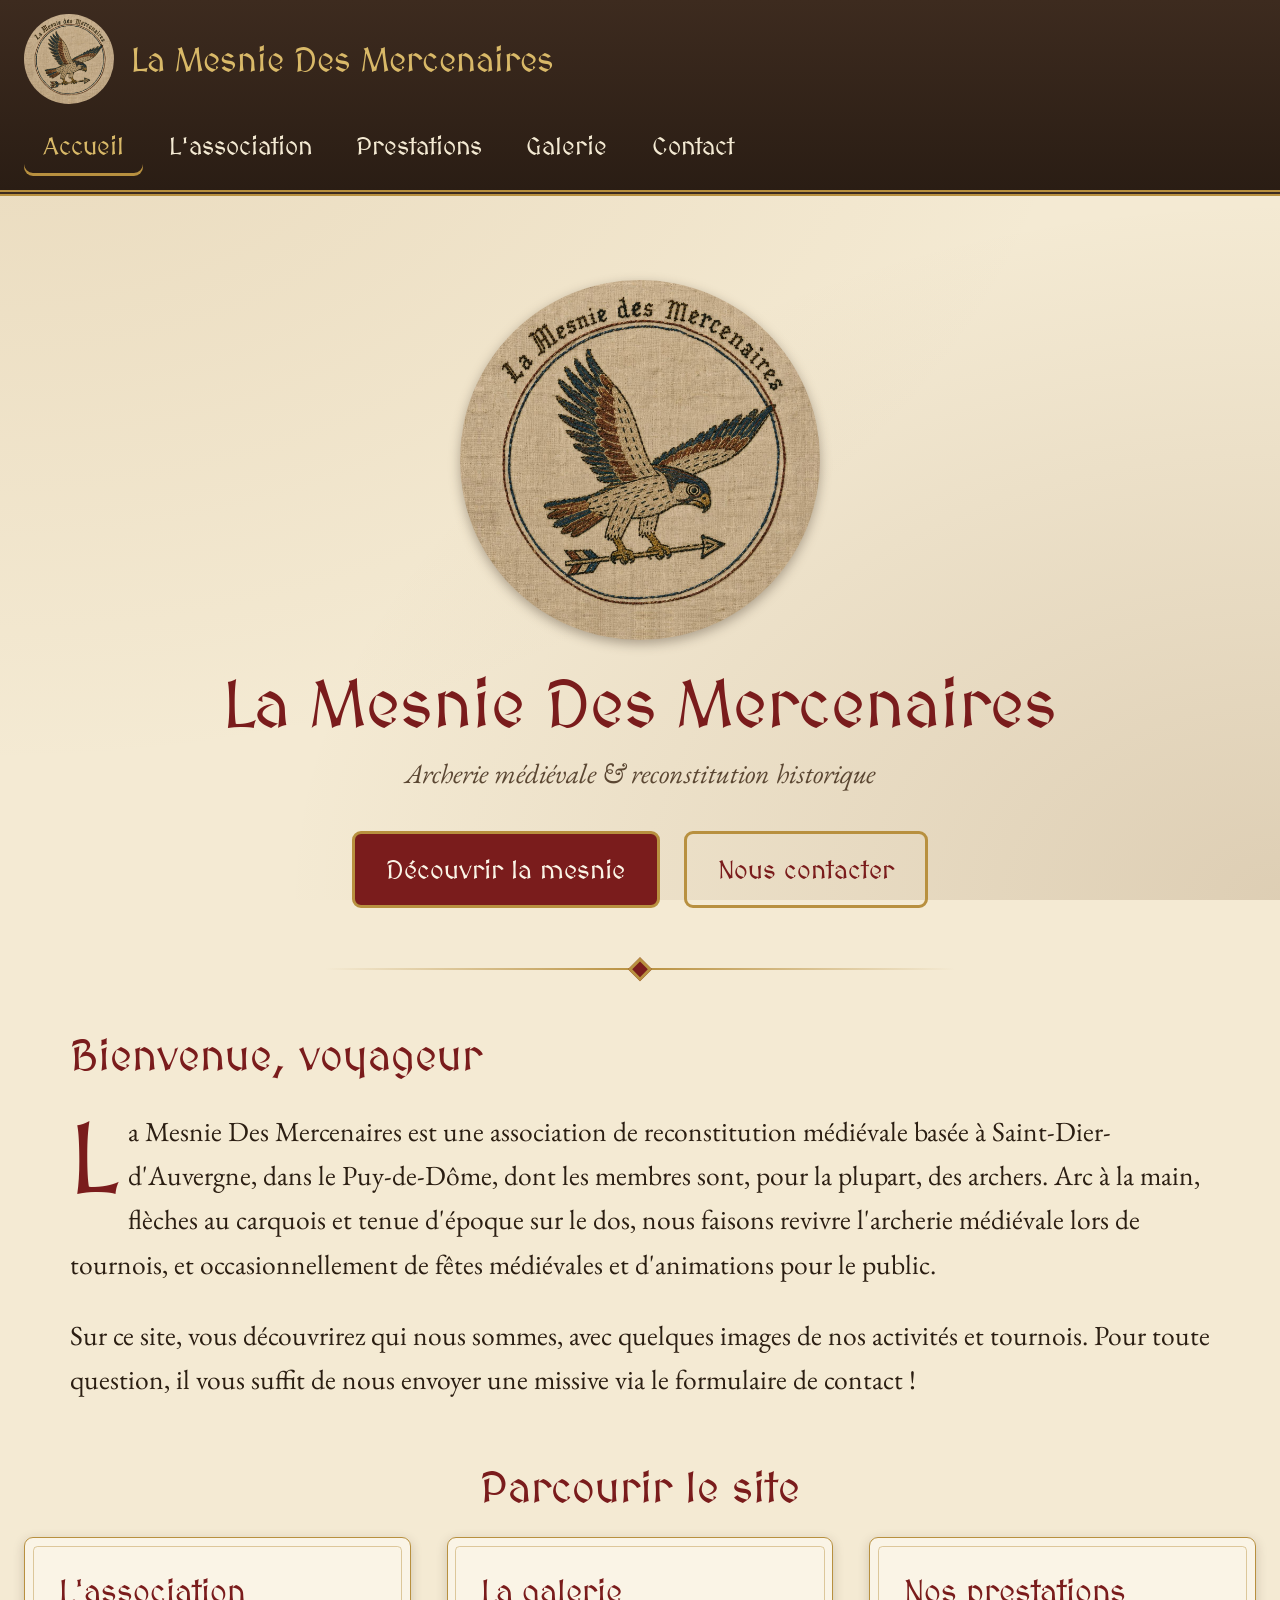
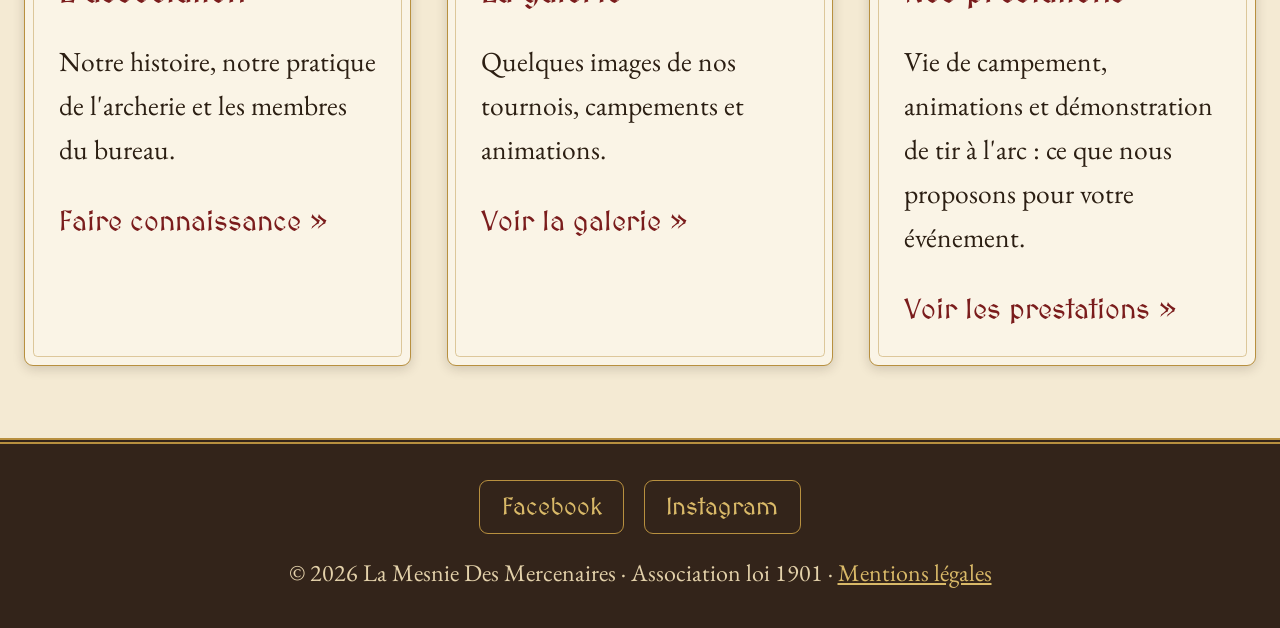
<file: index.html>
<!doctype html>
<html lang="fr">
<head>
  <meta charset="utf-8">
  <meta name="viewport" content="width=device-width, initial-scale=1">
  <title>La Mesnie Des Mercenaires | Archerie médiévale en Auvergne</title>
  <meta name="description" content="Association d'archerie médiévale et de reconstitution historique basée à Saint-Dier-d'Auvergne (Puy-de-Dôme) : tournois, campements et démonstrations de tir à l'arc.">
  <link rel="canonical" href="https://lamesniedesmercenaires.fr/">
  <!-- Aperçu lors d'un partage sur les réseaux sociaux -->
  <meta property="og:type" content="website">
  <meta property="og:site_name" content="La Mesnie Des Mercenaires">
  <meta property="og:title" content="La Mesnie Des Mercenaires | Archerie médiévale en Auvergne">
  <meta property="og:description" content="Association d'archerie médiévale et de reconstitution historique basée à Saint-Dier-d'Auvergne (Puy-de-Dôme).">
  <meta property="og:url" content="https://lamesniedesmercenaires.fr/">
  <meta property="og:image" content="https://lamesniedesmercenaires.fr/images/logo.jpg">
  <meta property="og:image:alt" content="Emblème de La Mesnie Des Mercenaires : un faucon tenant une flèche">
  <meta property="og:locale" content="fr_FR">
  <meta name="twitter:card" content="summary">
  <!-- Fiche de l'association et du site pour les moteurs de recherche -->
  <script type="application/ld+json">
  {
    "@context": "https://schema.org",
    "@graph": [
      {
        "@type": "SportsOrganization",
        "@id": "https://lamesniedesmercenaires.fr/#association",
        "name": "La Mesnie Des Mercenaires",
        "alternateName": "Mesnie des Mercenaires",
        "url": "https://lamesniedesmercenaires.fr/",
        "logo": "https://lamesniedesmercenaires.fr/images/logo.jpg",
        "image": "https://lamesniedesmercenaires.fr/images/logo.jpg",
        "description": "Association loi 1901 d'archerie médiévale et de reconstitution historique : tournois, campements et démonstrations de tir à l'arc.",
        "sport": "Tir à l'arc médiéval",
        "foundingDate": "2020",
        "address": {
          "@type": "PostalAddress",
          "addressLocality": "Saint-Dier-d'Auvergne",
          "postalCode": "63520",
          "addressRegion": "Auvergne-Rhône-Alpes",
          "addressCountry": "FR"
        },
        "areaServed": { "@type": "AdministrativeArea", "name": "Auvergne" },
        "knowsAbout": ["Archerie médiévale", "Tir à l'arc", "Reconstitution historique", "Moyen Âge", "Tournois d'archerie"],
        "sameAs": [
          "https://www.facebook.com/people/La-Mesnie-Des-Mercenaires/61595573398944/",
          "https://www.instagram.com/lamesniedesmercenaires/"
        ]
      },
      {
        "@type": "WebSite",
        "@id": "https://lamesniedesmercenaires.fr/#site",
        "url": "https://lamesniedesmercenaires.fr/",
        "name": "La Mesnie Des Mercenaires",
        "inLanguage": "fr-FR",
        "publisher": { "@id": "https://lamesniedesmercenaires.fr/#association" }
      }
    ]
  }
  </script>
  <meta name="theme-color" content="#33241a">
  <link rel="icon" href="images/logo.jpg" type="image/jpeg">
  <link rel="apple-touch-icon" href="images/logo.jpg">
  <link rel="preconnect" href="https://fonts.googleapis.com">
  <link rel="preconnect" href="https://fonts.gstatic.com" crossorigin>
  <link rel="stylesheet" href="https://fonts.googleapis.com/css2?family=EB+Garamond:ital,wght@0,400;0,600;1,400&family=MedievalSharp&display=swap">
  <link rel="stylesheet" href="assets/css/style.css">
  <script src="assets/js/config.js" defer></script>
  <script src="assets/js/commun.js" defer></script>
</head>
<body>
  <div id="entete"></div>

  <main id="contenu" class="contenu">
    <section class="banniere">
      <img class="banniere-logo" src="images/logo.jpg" alt="Emblème de La Mesnie Des Mercenaires" width="156" height="156">
      <h1>La Mesnie Des Mercenaires</h1>
      <p class="sous-titre">Archerie médiévale &amp; reconstitution historique</p>
      <div class="actions">
        <a class="bouton" href="association.html">Découvrir la mesnie</a>
        <a class="bouton bouton-secondaire" href="contact.html">Nous contacter</a>
      </div>
    </section>

    <hr class="ornement">

    <!-- À ADAPTER : texte de présentation de la page d'accueil -->
    <section class="lecture">
      <h2>Bienvenue, voyageur</h2>
      <p class="lettrine">La Mesnie Des Mercenaires est une association de reconstitution médiévale basée à Saint-Dier-d'Auvergne, dans le Puy-de-Dôme, dont les membres sont, pour la plupart, des archers. Arc à la main, flèches au carquois et tenue d'époque sur le dos, nous faisons revivre l'archerie médiévale lors de tournois, et occasionnellement de fêtes médiévales et d'animations pour le public.</p>
      <p>Sur ce site, vous découvrirez qui nous sommes, avec quelques images de nos activités et tournois. Pour toute question, il vous suffit de nous envoyer une missive via le formulaire de contact&nbsp;!</p>
    </section>

    <section>
      <h2 class="centre">Parcourir le site</h2>
      <div class="grille">
        <article class="carte">
          <h3>L'association</h3>
          <p>Notre histoire, notre pratique de l'archerie et les membres du bureau.</p>
          <a class="lien-suite" href="association.html">Faire connaissance &raquo;</a>
        </article>
        <article class="carte">
          <h3>La galerie</h3>
          <p>Quelques images de nos tournois, campements et animations.</p>
          <a class="lien-suite" href="galerie.html">Voir la galerie &raquo;</a>
        </article>
        <article class="carte">
          <h3>Nos prestations</h3>
          <p>Vie de campement, animations et démonstration de tir à l'arc&nbsp;: ce que nous proposons pour votre événement.</p>
          <a class="lien-suite" href="prestations.html">Voir les prestations &raquo;</a>
        </article>
      </div>
    </section>
  </main>

  <div id="pied-de-page"></div>
</body>
</html>
</file>
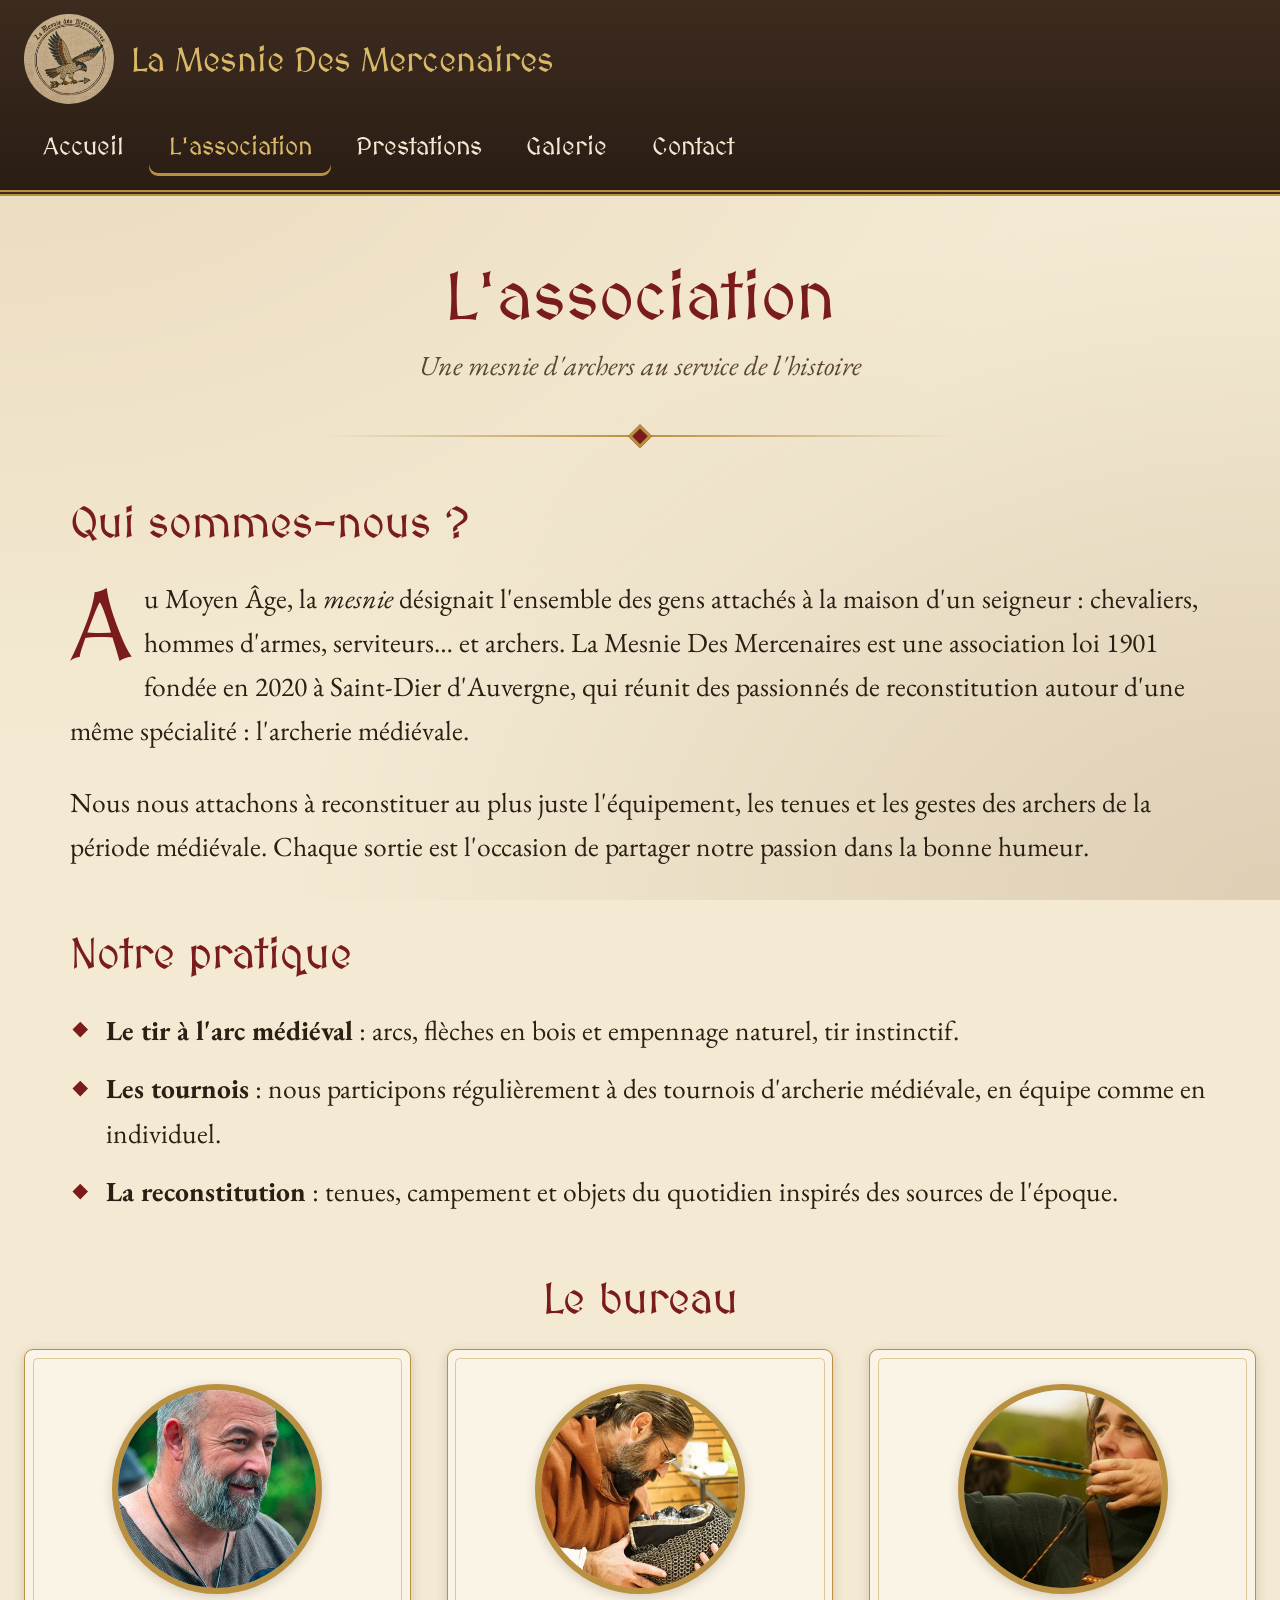
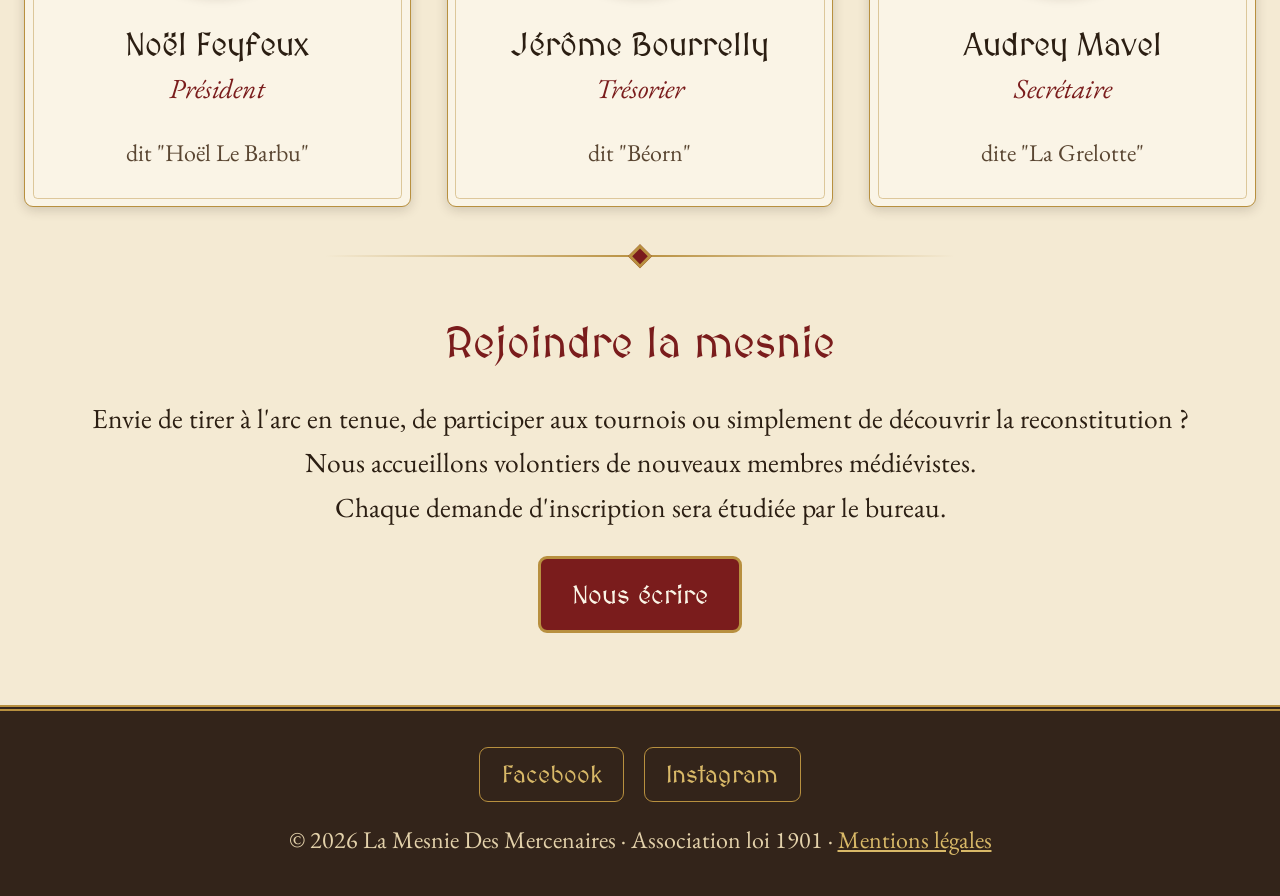
<file: association.html>
<!doctype html>
<html lang="fr">
<head>
  <meta charset="utf-8">
  <meta name="viewport" content="width=device-width, initial-scale=1">
  <title>L'association d'archers médiévaux | La Mesnie Des Mercenaires</title>
  <meta name="description" content="Association d'archerie médiévale fondée en 2020 à Saint-Dier-d'Auvergne (Puy-de-Dôme) : notre histoire, notre pratique du tir à l'arc et notre bureau.">
  <link rel="canonical" href="https://lamesniedesmercenaires.fr/association.html">
  <!-- Aperçu lors d'un partage sur les réseaux sociaux -->
  <meta property="og:type" content="website">
  <meta property="og:site_name" content="La Mesnie Des Mercenaires">
  <meta property="og:title" content="L'association d'archers médiévaux | La Mesnie Des Mercenaires">
  <meta property="og:description" content="Association d'archerie médiévale fondée en 2020 à Saint-Dier-d'Auvergne (Puy-de-Dôme).">
  <meta property="og:url" content="https://lamesniedesmercenaires.fr/association.html">
  <meta property="og:image" content="https://lamesniedesmercenaires.fr/images/logo.jpg">
  <meta property="og:locale" content="fr_FR">
  <meta name="twitter:card" content="summary">
  <!-- Fil d'Ariane pour les moteurs de recherche -->
  <script type="application/ld+json">
  {
    "@context": "https://schema.org",
    "@type": "BreadcrumbList",
    "itemListElement": [
      { "@type": "ListItem", "position": 1, "name": "Accueil", "item": "https://lamesniedesmercenaires.fr/" },
      { "@type": "ListItem", "position": 2, "name": "L'association", "item": "https://lamesniedesmercenaires.fr/association.html" }
    ]
  }
  </script>
  <meta name="theme-color" content="#33241a">
  <link rel="icon" href="images/logo.jpg" type="image/jpeg">
  <link rel="apple-touch-icon" href="images/logo.jpg">
  <link rel="preconnect" href="https://fonts.googleapis.com">
  <link rel="preconnect" href="https://fonts.gstatic.com" crossorigin>
  <link rel="stylesheet" href="https://fonts.googleapis.com/css2?family=EB+Garamond:ital,wght@0,400;0,600;1,400&family=MedievalSharp&display=swap">
  <link rel="stylesheet" href="assets/css/style.css">
  <script src="assets/js/config.js" defer></script>
  <script src="assets/js/commun.js" defer></script>
</head>
<body>
  <div id="entete"></div>

  <main id="contenu" class="contenu">
    <h1>L'association</h1>
    <p class="sous-titre">Une mesnie d'archers au service de l'histoire</p>

    <hr class="ornement">

    <!-- À ADAPTER : présentation de l'association (remplacer les passages entre crochets) -->
    <section class="lecture">
      <h2>Qui sommes-nous&nbsp;?</h2>
      <p class="lettrine">Au Moyen Âge, la <em>mesnie</em> désignait l'ensemble des gens attachés à la maison d'un seigneur&nbsp;: chevaliers, hommes d'armes, serviteurs… et archers. La Mesnie Des Mercenaires est une association loi 1901 fondée en 2020 à Saint-Dier d'Auvergne, qui réunit des passionnés de reconstitution autour d'une même spécialité&nbsp;: l'archerie médiévale.</p>
      <p>Nous nous attachons à reconstituer au plus juste l'équipement, les tenues et les gestes des archers de la période médiévale. Chaque sortie est l'occasion de partager notre passion dans la bonne humeur.</p>

      <h2>Notre pratique</h2>
      <ul class="liste-ornee">
        <li><strong>Le tir à l'arc médiéval</strong>&nbsp;: arcs, flèches en bois et empennage naturel, tir instinctif.</li>
        <li><strong>Les tournois</strong>&nbsp;: nous participons régulièrement à des tournois d'archerie médiévale, en équipe comme en individuel.</li>
        <li><strong>La reconstitution</strong>&nbsp;: tenues, campement et objets du quotidien inspirés des sources de l'époque.</li>
      </ul>
    </section>

    <section>
      <h2 class="centre">Le bureau</h2>
      <div class="grille bureau">
        <!--
          MEMBRES DU BUREAU : un bloc <article> par membre.
          - Pour ajouter un membre : copier/coller un bloc <article>…</article> complet.
          - Photo : déposer le fichier dans images/bureau/ (ex. images/bureau/jean-dupont.jpg)
            puis remplacer "images/bureau/silhouette.svg" par ce chemin.
        -->
        <article class="carte membre">
          <img src="images/bureau/president.jpg" alt="Photo de Noël Feyfeux" width="140" height="140" loading="lazy" style="object-position: 50% 30%">
          <h3 class="membre-nom">Noël Feyfeux</h3>
          <p class="membre-role">Président</p>
          <p class="membre-description">dit "Hoël Le Barbu"</p>
        </article>

        <article class="carte membre">
          <img src="images/bureau/tresorier.jpg" alt="Photo de Jérôme Bourrelly" width="140" height="140" loading="lazy" style="object-position: 50% 30%">
          <h3 class="membre-nom">Jérôme Bourrelly</h3>
          <p class="membre-role">Trésorier</p>
          <p class="membre-description">dit "Béorn"</p>
        </article>

        <article class="carte membre">
          <img src="images/bureau/secretaire.jpg" alt="Photo d'Audrey Mavel" width="140" height="140" loading="lazy" style="object-position: 78% 30%">
          <h3 class="membre-nom">Audrey Mavel</h3>
          <p class="membre-role">Secrétaire</p>
          <p class="membre-description">dite "La Grelotte"</p>
        </article>
      </div>
    </section>

    <hr class="ornement">

    <section class="lecture centre">
      <h2>Rejoindre la mesnie</h2>
      <p>Envie de tirer à l'arc en tenue, de participer aux tournois ou simplement de découvrir la reconstitution&nbsp;? Nous accueillons volontiers de nouveaux membres médiévistes.<br>Chaque demande d'inscription sera étudiée par le bureau.</p>
      <a class="bouton" href="contact.html?objet=adhesion">Nous écrire</a>
    </section>
  </main>

  <div id="pied-de-page"></div>
</body>
</html>
</file>
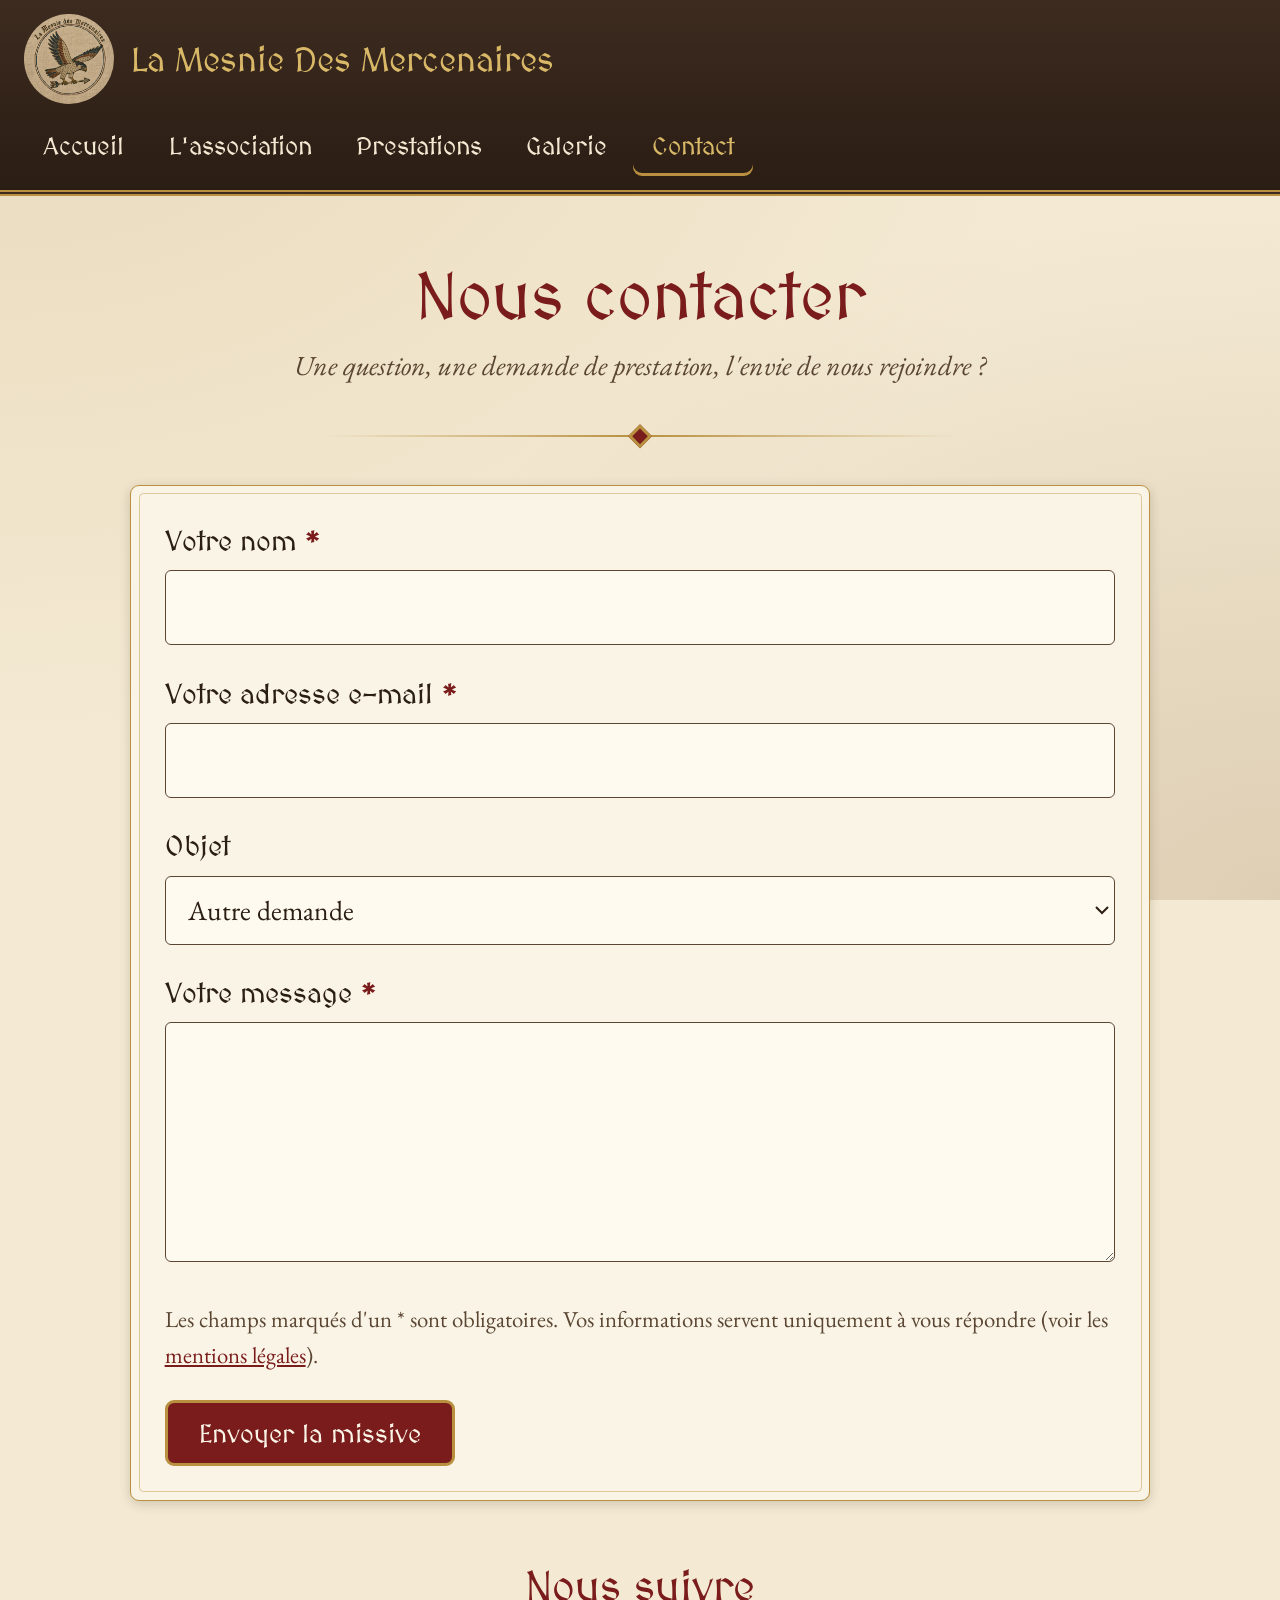
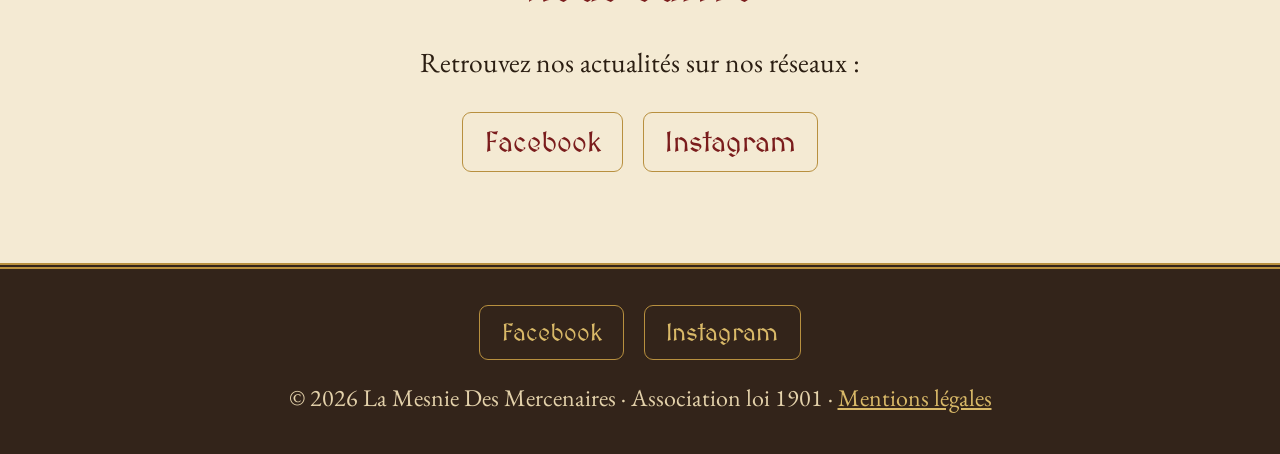
<file: contact.html>
<!doctype html>
<html lang="fr">
<head>
  <meta charset="utf-8">
  <meta name="viewport" content="width=device-width, initial-scale=1">
  <title>Contact et devis | La Mesnie Des Mercenaires</title>
  <meta name="description" content="Contactez La Mesnie Des Mercenaires, archers médiévaux en Auvergne : devis pour une animation médiévale, adhésion ou simple question.">
  <link rel="canonical" href="https://lamesniedesmercenaires.fr/contact.html">
  <!-- Aperçu lors d'un partage sur les réseaux sociaux -->
  <meta property="og:type" content="website">
  <meta property="og:site_name" content="La Mesnie Des Mercenaires">
  <meta property="og:title" content="Contact et devis | La Mesnie Des Mercenaires">
  <meta property="og:description" content="Devis pour une animation médiévale, adhésion ou simple question.">
  <meta property="og:url" content="https://lamesniedesmercenaires.fr/contact.html">
  <meta property="og:image" content="https://lamesniedesmercenaires.fr/images/logo.jpg">
  <meta property="og:locale" content="fr_FR">
  <meta name="twitter:card" content="summary">
  <!-- Fil d'Ariane pour les moteurs de recherche -->
  <script type="application/ld+json">
  {
    "@context": "https://schema.org",
    "@type": "BreadcrumbList",
    "itemListElement": [
      { "@type": "ListItem", "position": 1, "name": "Accueil", "item": "https://lamesniedesmercenaires.fr/" },
      { "@type": "ListItem", "position": 2, "name": "Contact", "item": "https://lamesniedesmercenaires.fr/contact.html" }
    ]
  }
  </script>
  <meta name="theme-color" content="#33241a">
  <link rel="icon" href="images/logo.jpg" type="image/jpeg">
  <link rel="apple-touch-icon" href="images/logo.jpg">
  <link rel="preconnect" href="https://fonts.googleapis.com">
  <link rel="preconnect" href="https://fonts.gstatic.com" crossorigin>
  <link rel="stylesheet" href="https://fonts.googleapis.com/css2?family=EB+Garamond:ital,wght@0,400;0,600;1,400&family=MedievalSharp&display=swap">
  <link rel="stylesheet" href="assets/css/style.css">
  <script src="assets/js/config.js" defer></script>
  <script src="assets/js/commun.js" defer></script>
  <script src="assets/js/contact.js" defer></script>
</head>
<body>
  <div id="entete"></div>

  <main id="contenu" class="contenu">
    <h1>Nous contacter</h1>
    <p class="sous-titre">Une question, une demande de prestation, l'envie de nous rejoindre&nbsp;?</p>

    <hr class="ornement">

    <!-- Envoyé par e-mail via Web3Forms (clé à régler dans assets/js/config.js) -->
    <form id="formulaire-contact" class="formulaire carte" action="https://api.web3forms.com/submit" method="POST">
      <!-- Champ piège anti-robots : doit rester vide -->
      <input type="checkbox" name="botcheck" class="champ-piege" tabindex="-1" autocomplete="off" aria-hidden="true">

      <div class="champ">
        <label for="nom">Votre nom <span class="obligatoire" aria-hidden="true">*</span></label>
        <input id="nom" name="nom" type="text" required maxlength="100" autocomplete="name">
      </div>

      <div class="champ">
        <label for="email">Votre adresse e-mail <span class="obligatoire" aria-hidden="true">*</span></label>
        <input id="email" name="email" type="email" required maxlength="150" autocomplete="email">
      </div>

      <div class="champ">
        <label for="objet">Objet</label>
        <!-- data-raccourci : valeur utilisable dans un lien, ex. contact.html?objet=prestation -->
        <select id="objet" name="objet">
          <option value="Demande de prestation" data-raccourci="prestation">Demande de prestation</option>
          <option value="Rejoindre l'association" data-raccourci="adhesion">Rejoindre l'association</option>
          <option value="Demande d'informations" data-raccourci="informations">Demande d'informations</option>
          <option value="Autre demande" data-raccourci="autre" selected>Autre demande</option>
        </select>
      </div>

      <div class="champ">
        <label for="message">Votre message <span class="obligatoire" aria-hidden="true">*</span></label>
        <textarea id="message" name="message" required maxlength="5000"></textarea>
      </div>

      <p class="mention">Les champs marqués d'un * sont obligatoires. Vos informations servent uniquement à vous répondre (voir les <a href="mentions-legales.html">mentions légales</a>).</p>

      <div>
        <button type="submit" class="bouton">Envoyer la missive</button>
      </div>

      <p id="etat-envoi" class="message-etat" role="status" aria-live="polite"></p>
    </form>

    <noscript><p class="centre">Le formulaire a besoin de JavaScript : vous pouvez aussi nous écrire via nos réseaux sociaux.</p></noscript>

    <section class="centre">
      <h2>Nous suivre</h2>
      <p>Retrouvez nos actualités sur nos réseaux&nbsp;:</p>
      <ul class="reseaux" data-reseaux></ul>
    </section>
  </main>

  <div id="pied-de-page"></div>
</body>
</html>
</file>
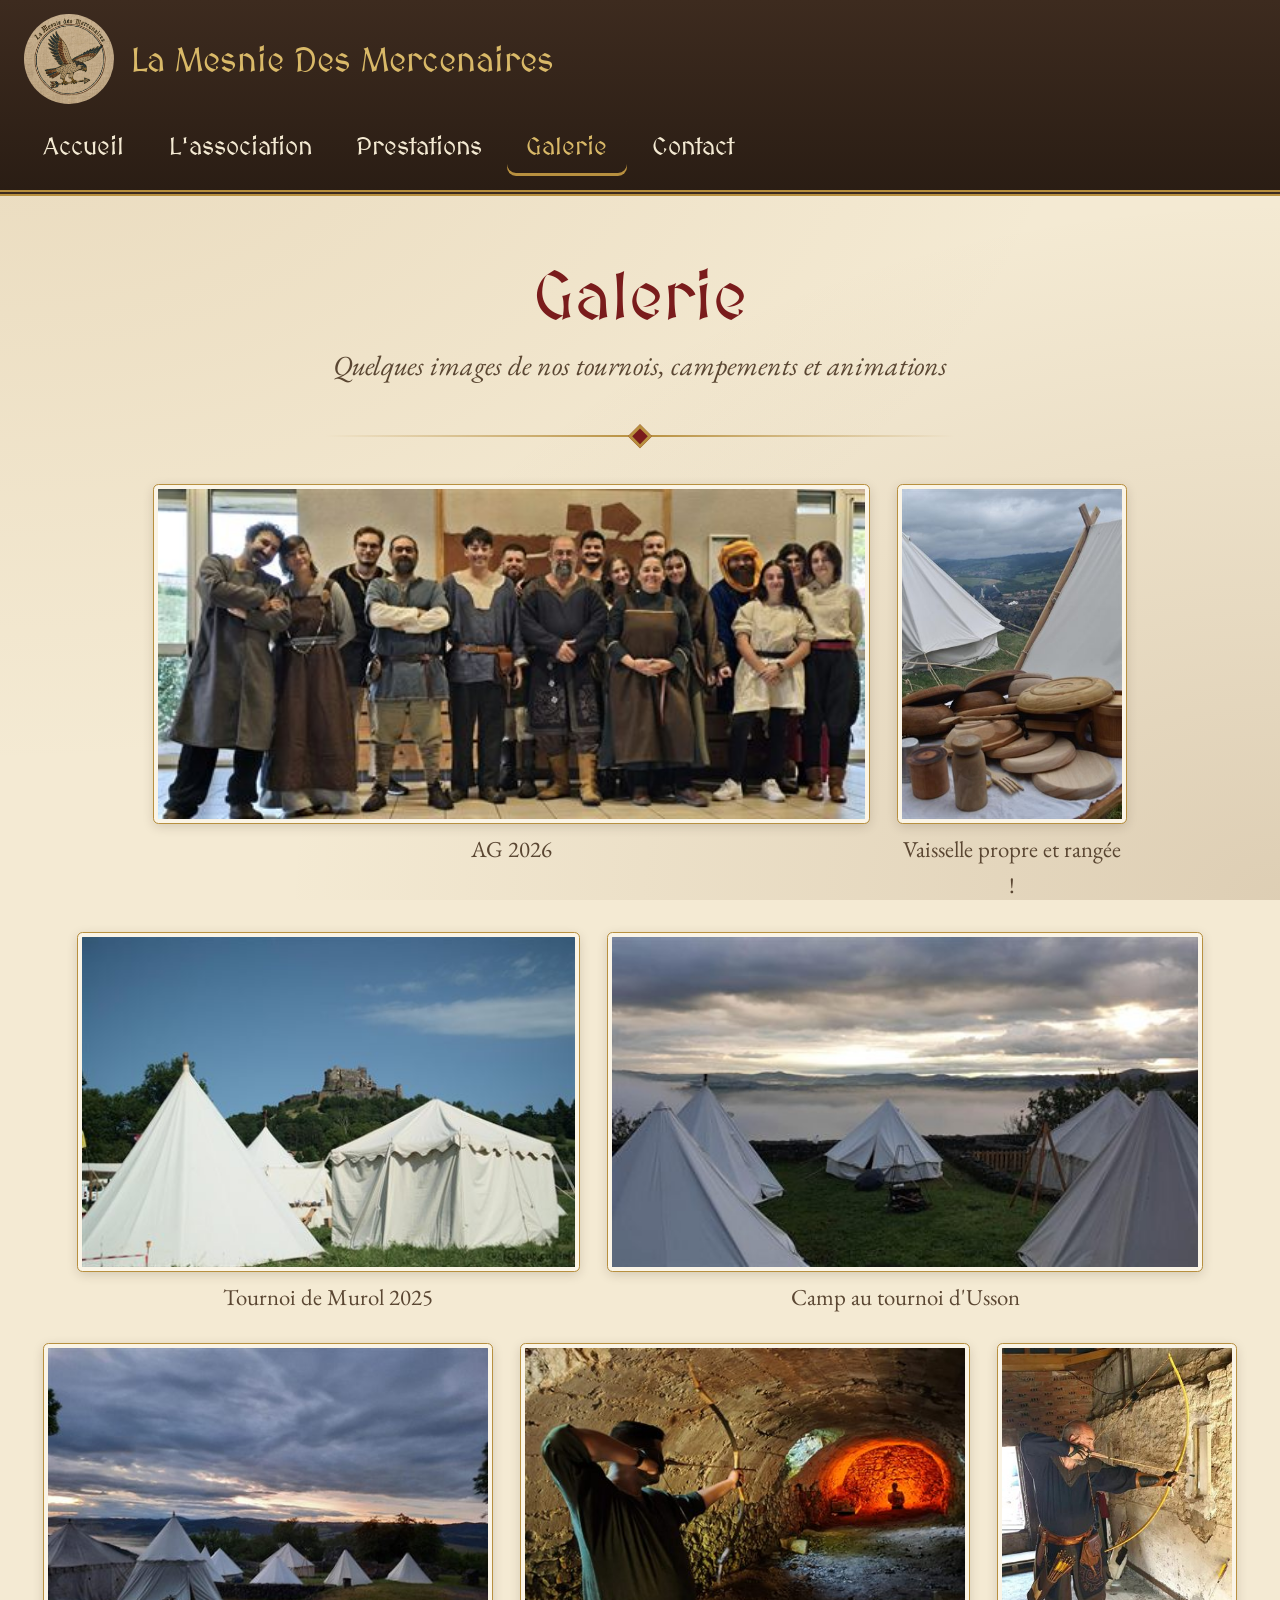
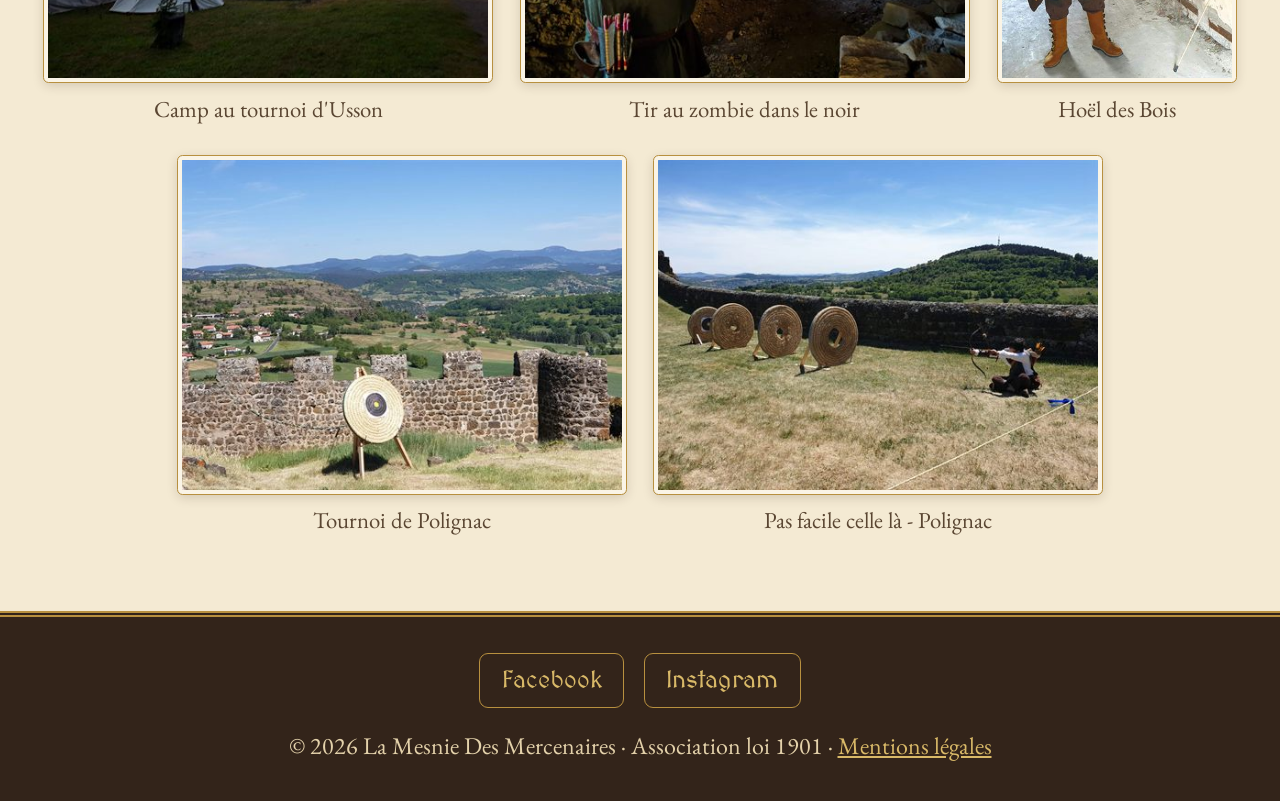
<file: galerie.html>
<!doctype html>
<html lang="fr">
<head>
  <meta charset="utf-8">
  <meta name="viewport" content="width=device-width, initial-scale=1">
  <title>Galerie photos : tournois et campements médiévaux | La Mesnie Des Mercenaires</title>
  <meta name="description" content="Photos des tournois d'archerie médiévale, campements et animations de La Mesnie Des Mercenaires en Auvergne.">
  <link rel="canonical" href="https://lamesniedesmercenaires.fr/galerie.html">
  <!-- Aperçu lors d'un partage sur les réseaux sociaux -->
  <meta property="og:type" content="website">
  <meta property="og:site_name" content="La Mesnie Des Mercenaires">
  <meta property="og:title" content="Galerie photos : tournois et campements médiévaux">
  <meta property="og:description" content="Photos des tournois d'archerie médiévale, campements et animations de La Mesnie Des Mercenaires en Auvergne.">
  <meta property="og:url" content="https://lamesniedesmercenaires.fr/galerie.html">
  <meta property="og:image" content="https://lamesniedesmercenaires.fr/images/logo.jpg">
  <meta property="og:locale" content="fr_FR">
  <meta name="twitter:card" content="summary">
  <!-- Fil d'Ariane pour les moteurs de recherche -->
  <script type="application/ld+json">
  {
    "@context": "https://schema.org",
    "@type": "BreadcrumbList",
    "itemListElement": [
      { "@type": "ListItem", "position": 1, "name": "Accueil", "item": "https://lamesniedesmercenaires.fr/" },
      { "@type": "ListItem", "position": 2, "name": "Galerie", "item": "https://lamesniedesmercenaires.fr/galerie.html" }
    ]
  }
  </script>
  <meta name="theme-color" content="#33241a">
  <link rel="icon" href="images/logo.jpg" type="image/jpeg">
  <link rel="apple-touch-icon" href="images/logo.jpg">
  <link rel="preconnect" href="https://fonts.googleapis.com">
  <link rel="preconnect" href="https://fonts.gstatic.com" crossorigin>
  <link rel="stylesheet" href="https://fonts.googleapis.com/css2?family=EB+Garamond:ital,wght@0,400;0,600;1,400&family=MedievalSharp&display=swap">
  <link rel="stylesheet" href="assets/css/style.css">
  <script src="assets/js/config.js" defer></script>
  <script src="assets/js/commun.js" defer></script>
  <!-- Liste des photos : générée par scripts/deployer.ps1, ne pas modifier à la main -->
  <script src="assets/js/galerie-data.js" defer></script>
  <script src="assets/js/galerie.js" defer></script>
</head>
<body>
  <div id="entete"></div>

  <main id="contenu" class="contenu">
    <h1>Galerie</h1>
    <p class="sous-titre">Quelques images de nos tournois, campements et animations</p>

    <hr class="ornement">

    <!-- Les photos sont ajoutées ici automatiquement (voir le README, section « Photos de la galerie ») -->
    <ul id="galerie" class="galerie" aria-label="Photos de la galerie"></ul>
    <p id="galerie-vide" class="galerie-vide" hidden>Aucune photo pour le moment&nbsp;: revenez bientôt&nbsp;!</p>
    <noscript><p class="galerie-vide">La galerie a besoin de JavaScript pour s'afficher.</p></noscript>

    <dialog id="visionneuse" class="visionneuse" aria-label="Visionneuse de photos">
      <figure>
        <img id="visionneuse-image" alt="">
        <figcaption id="visionneuse-legende"></figcaption>
      </figure>
      <button type="button" class="visionneuse-bouton visionneuse-fermer" data-action="fermer" aria-label="Fermer">&#10005;</button>
      <button type="button" class="visionneuse-bouton visionneuse-precedent" data-action="precedent" aria-label="Photo précédente">&#8249;</button>
      <button type="button" class="visionneuse-bouton visionneuse-suivant" data-action="suivant" aria-label="Photo suivante">&#8250;</button>
    </dialog>
  </main>

  <div id="pied-de-page"></div>
</body>
</html>
</file>
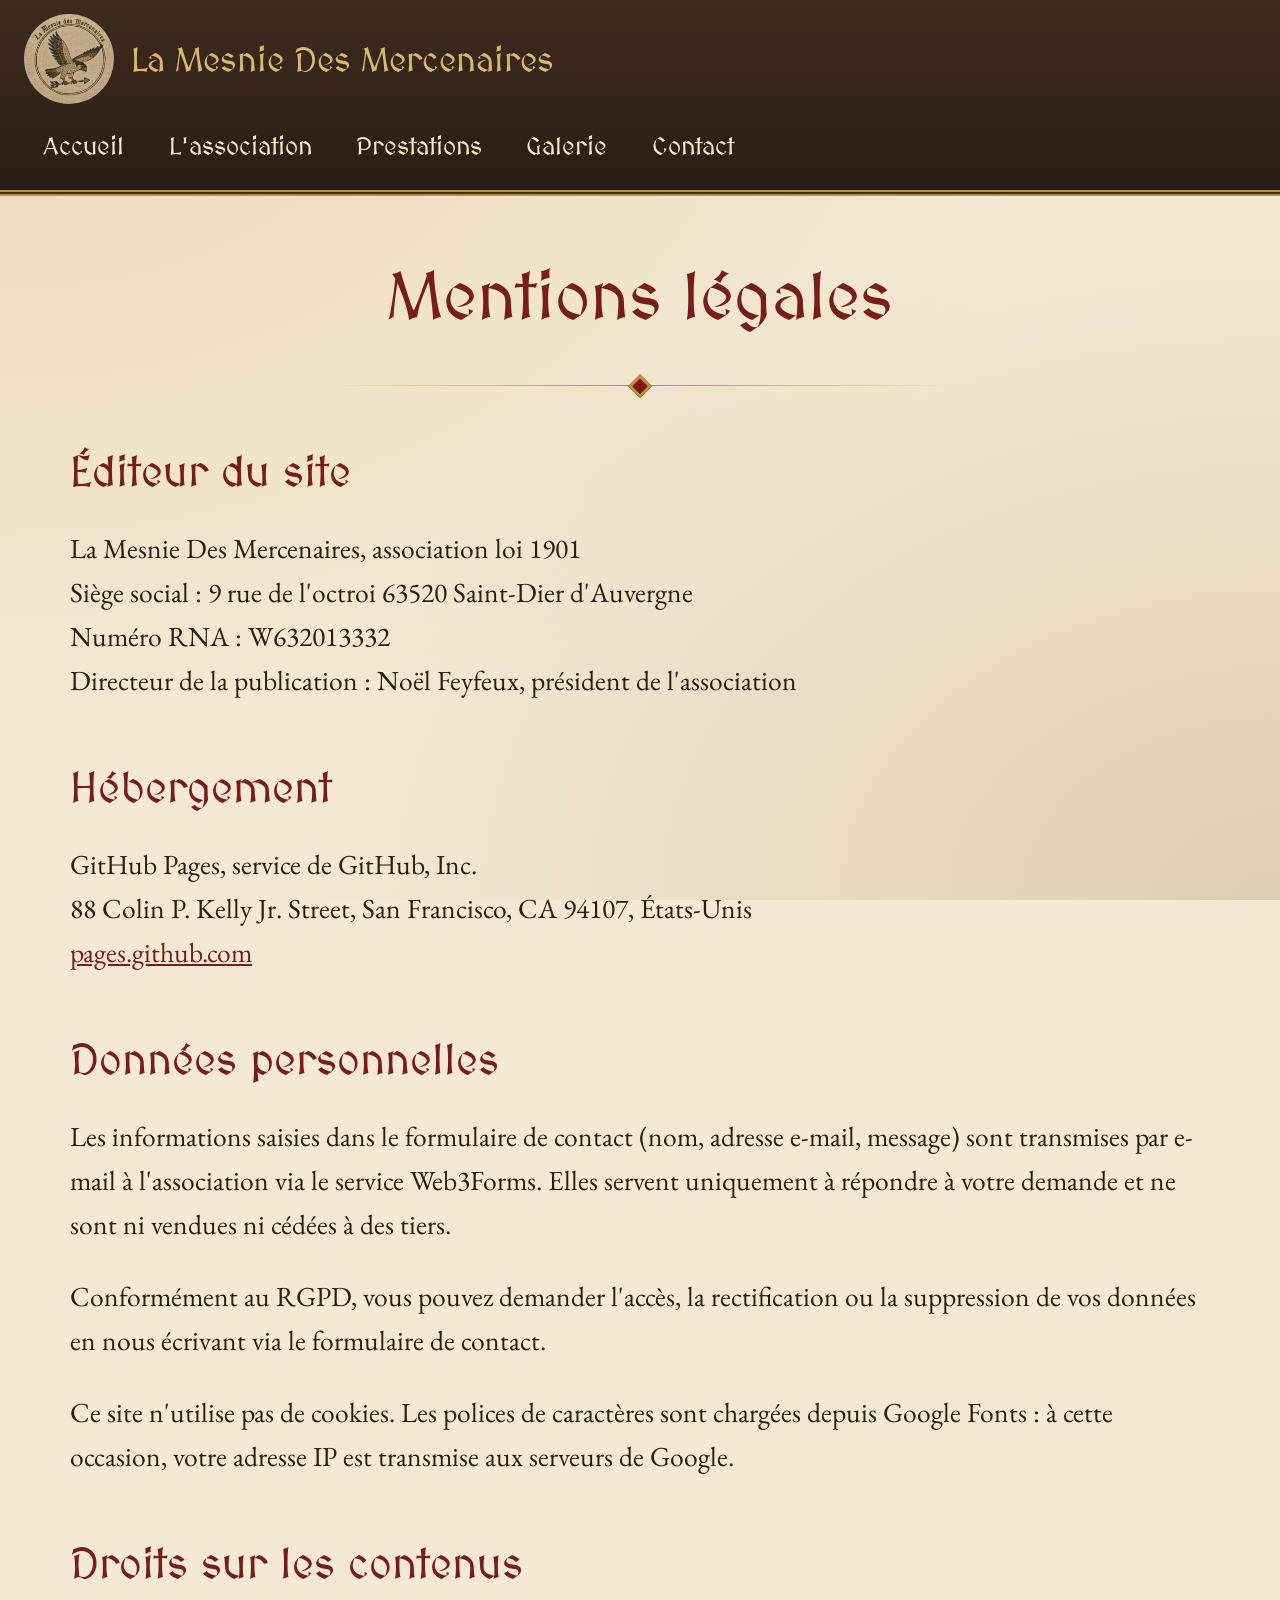
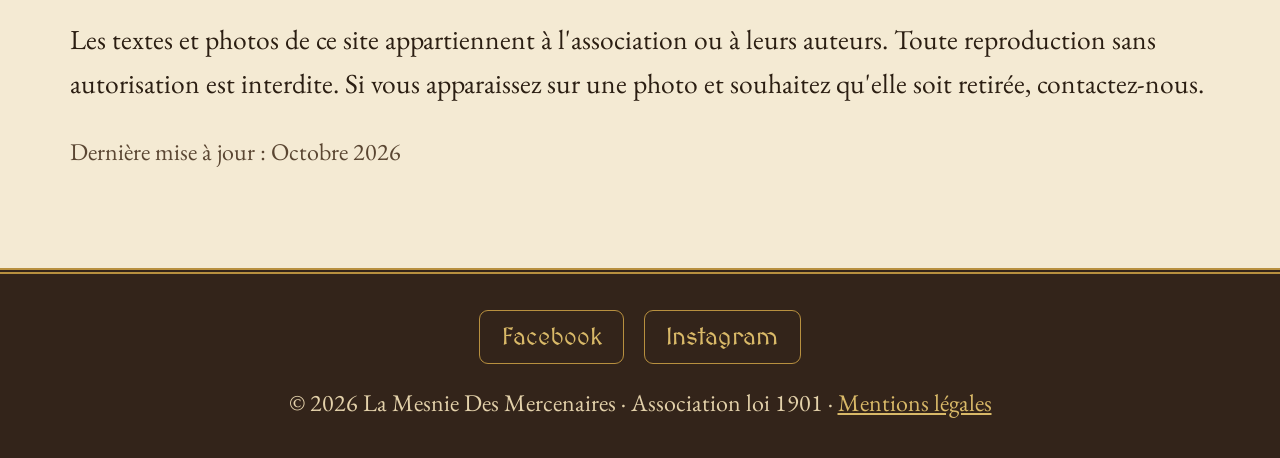
<file: mentions-legales.html>
<!doctype html>
<html lang="fr">
<head>
  <meta charset="utf-8">
  <meta name="viewport" content="width=device-width, initial-scale=1">
  <title>Mentions légales | La Mesnie Des Mercenaires</title>
  <meta name="description" content="Mentions légales et données personnelles du site de La Mesnie Des Mercenaires.">
  <meta name="robots" content="noindex">
  <link rel="icon" href="images/logo.jpg" type="image/jpeg">
  <link rel="preconnect" href="https://fonts.googleapis.com">
  <link rel="preconnect" href="https://fonts.gstatic.com" crossorigin>
  <link rel="stylesheet" href="https://fonts.googleapis.com/css2?family=EB+Garamond:ital,wght@0,400;0,600;1,400&family=MedievalSharp&display=swap">
  <link rel="stylesheet" href="assets/css/style.css">
  <script src="assets/js/config.js" defer></script>
  <script src="assets/js/commun.js" defer></script>
</head>
<body>
  <div id="entete"></div>

  <!-- À COMPLÉTER : remplacer tous les passages entre crochets -->
  <main id="contenu" class="contenu">
    <h1>Mentions légales</h1>

    <hr class="ornement">

    <div class="lecture">
      <h2>Éditeur du site</h2>
      <p>
        La Mesnie Des Mercenaires, association loi 1901<br>
        Siège social&nbsp;: 9 rue de l'octroi 63520 Saint-Dier d'Auvergne<br>
        Numéro RNA&nbsp;: W632013332<br>
        Directeur de la publication&nbsp;: Noël Feyfeux, président de l'association
      </p>

      <h2>Hébergement</h2>
      <p>
        GitHub Pages, service de GitHub, Inc.<br>
        88 Colin P. Kelly Jr. Street, San Francisco, CA 94107, États-Unis<br>
        <a href="https://pages.github.com/" target="_blank" rel="noopener">pages.github.com</a>
      </p>

      <h2>Données personnelles</h2>
      <p>Les informations saisies dans le formulaire de contact (nom, adresse e-mail, message) sont transmises par e-mail à l'association via le service Web3Forms. Elles servent uniquement à répondre à votre demande et ne sont ni vendues ni cédées à des tiers.</p>
      <p>Conformément au RGPD, vous pouvez demander l'accès, la rectification ou la suppression de vos données en nous écrivant via le formulaire de contact.</p>
      <p>Ce site n'utilise pas de cookies. Les polices de caractères sont chargées depuis Google Fonts&nbsp;: à cette occasion, votre adresse IP est transmise aux serveurs de Google.</p>

      <h2>Droits sur les contenus</h2>
      <p>Les textes et photos de ce site appartiennent à l'association ou à leurs auteurs. Toute reproduction sans autorisation est interdite. Si vous apparaissez sur une photo et souhaitez qu'elle soit retirée, contactez-nous.</p>

      <p class="details">Dernière mise à jour&nbsp;: Octobre 2026</p>
    </div>
  </main>

  <div id="pied-de-page"></div>
</body>
</html>
</file>
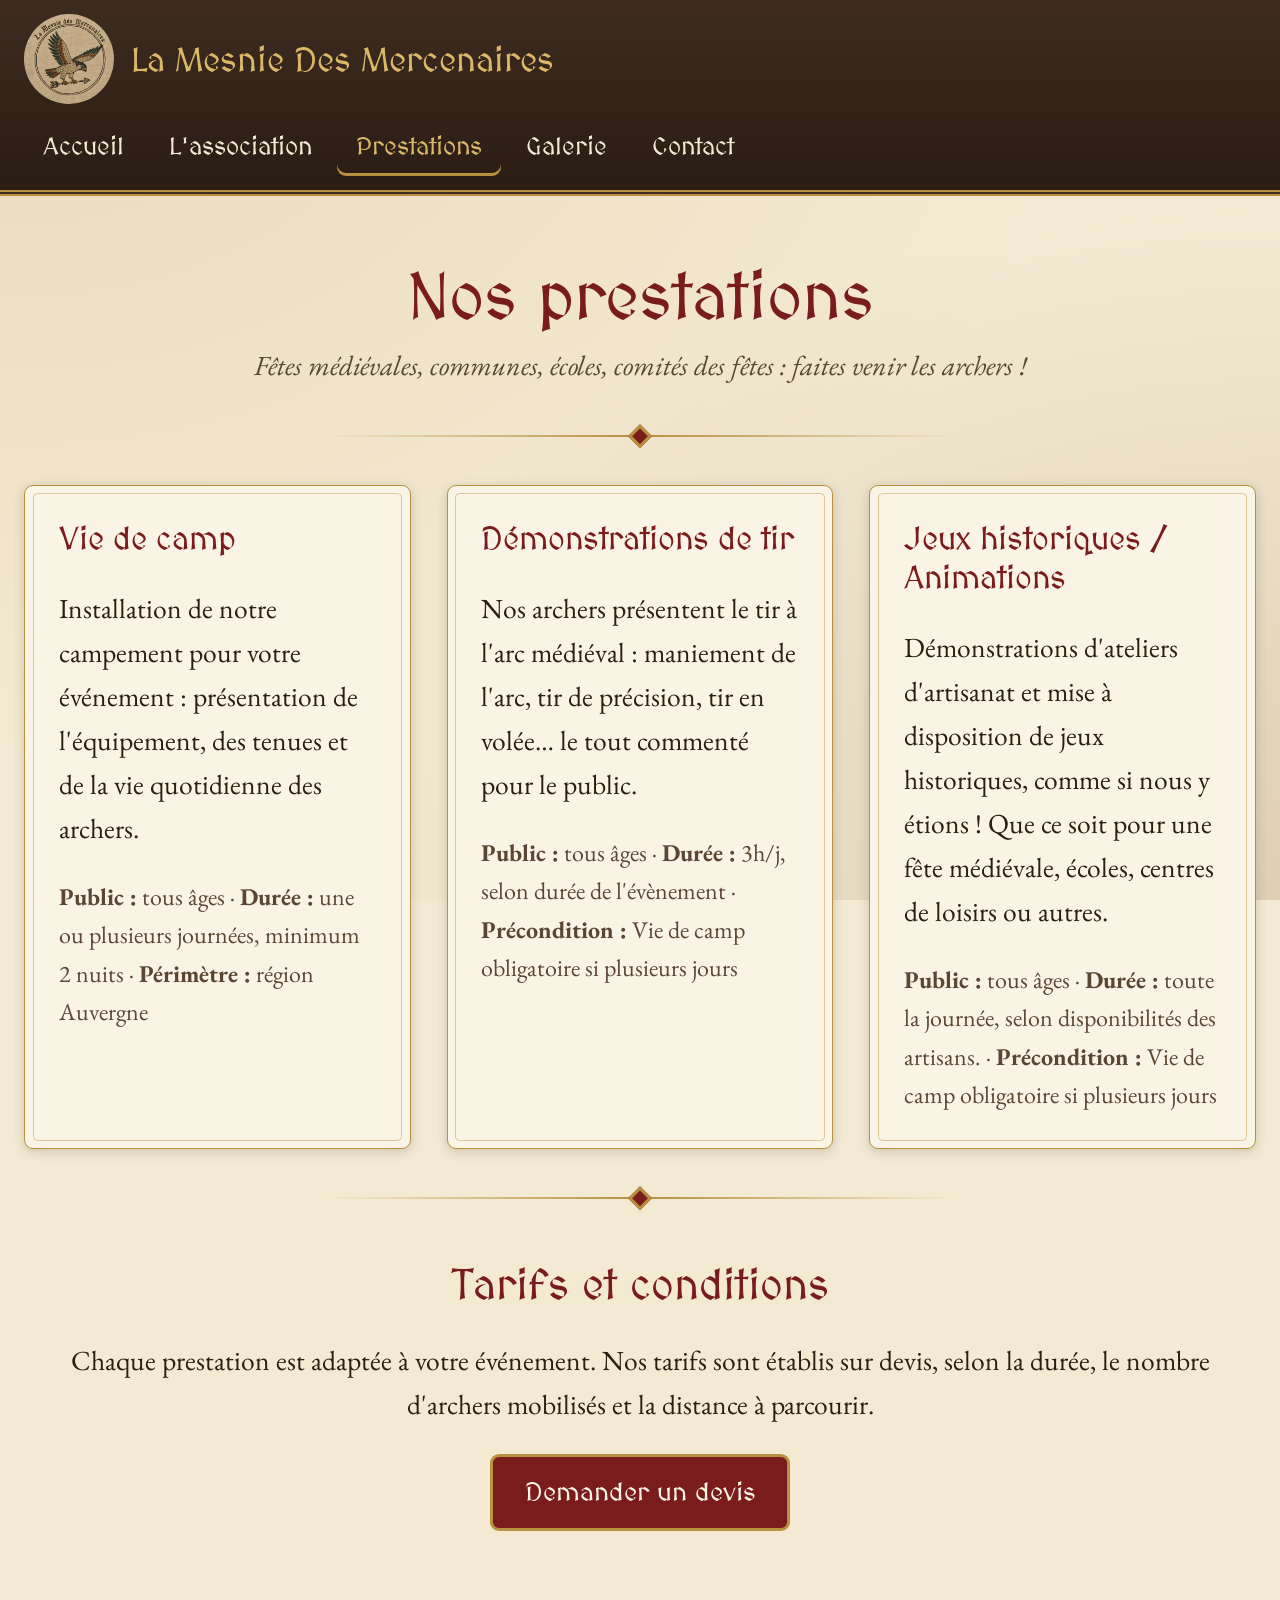
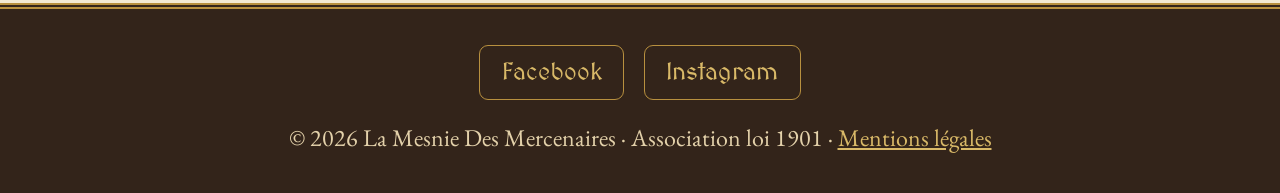
<file: prestations.html>
<!doctype html>
<html lang="fr">
<head>
  <meta charset="utf-8">
  <meta name="viewport" content="width=device-width, initial-scale=1">
  <title>Animations médiévales et tir à l'arc en Auvergne | La Mesnie Des Mercenaires</title>
  <meta name="description" content="Campement médiéval, démonstrations de tir à l'arc et jeux historiques pour fêtes médiévales, communes et écoles en Auvergne. Devis sur demande.">
  <link rel="canonical" href="https://lamesniedesmercenaires.fr/prestations.html">
  <!-- Aperçu lors d'un partage sur les réseaux sociaux -->
  <meta property="og:type" content="website">
  <meta property="og:site_name" content="La Mesnie Des Mercenaires">
  <meta property="og:title" content="Animations médiévales et tir à l'arc en Auvergne">
  <meta property="og:description" content="Campement médiéval, démonstrations de tir à l'arc et jeux historiques pour votre événement. Devis sur demande.">
  <meta property="og:url" content="https://lamesniedesmercenaires.fr/prestations.html">
  <meta property="og:image" content="https://lamesniedesmercenaires.fr/images/logo.jpg">
  <meta property="og:locale" content="fr_FR">
  <meta name="twitter:card" content="summary">
  <!-- Prestations proposées et fil d'Ariane pour les moteurs de recherche -->
  <script type="application/ld+json">
  {
    "@context": "https://schema.org",
    "@graph": [
      {
        "@type": "OfferCatalog",
        "name": "Prestations de La Mesnie Des Mercenaires",
        "itemListElement": [
          {
            "@type": "Offer",
            "itemOffered": {
              "@type": "Service",
              "name": "Vie de camp médiéval",
              "description": "Installation d'un campement médiéval : équipement, tenues et vie quotidienne des archers.",
              "areaServed": "Auvergne",
              "provider": { "@id": "https://lamesniedesmercenaires.fr/#association" }
            }
          },
          {
            "@type": "Offer",
            "itemOffered": {
              "@type": "Service",
              "name": "Démonstrations de tir à l'arc médiéval",
              "description": "Maniement de l'arc, tir de précision et tir en volée, commentés pour le public.",
              "areaServed": "Auvergne",
              "provider": { "@id": "https://lamesniedesmercenaires.fr/#association" }
            }
          },
          {
            "@type": "Offer",
            "itemOffered": {
              "@type": "Service",
              "name": "Jeux historiques et animations médiévales",
              "description": "Ateliers d'artisanat et jeux historiques pour fêtes médiévales, écoles et centres de loisirs.",
              "areaServed": "Auvergne",
              "provider": { "@id": "https://lamesniedesmercenaires.fr/#association" }
            }
          }
        ]
      },
      {
        "@type": "BreadcrumbList",
        "itemListElement": [
          { "@type": "ListItem", "position": 1, "name": "Accueil", "item": "https://lamesniedesmercenaires.fr/" },
          { "@type": "ListItem", "position": 2, "name": "Prestations", "item": "https://lamesniedesmercenaires.fr/prestations.html" }
        ]
      }
    ]
  }
  </script>
  <meta name="theme-color" content="#33241a">
  <link rel="icon" href="images/logo.jpg" type="image/jpeg">
  <link rel="apple-touch-icon" href="images/logo.jpg">
  <link rel="preconnect" href="https://fonts.googleapis.com">
  <link rel="preconnect" href="https://fonts.gstatic.com" crossorigin>
  <link rel="stylesheet" href="https://fonts.googleapis.com/css2?family=EB+Garamond:ital,wght@0,400;0,600;1,400&family=MedievalSharp&display=swap">
  <link rel="stylesheet" href="assets/css/style.css">
  <script src="assets/js/config.js" defer></script>
  <script src="assets/js/commun.js" defer></script>
</head>
<body>
  <div id="entete"></div>

  <main id="contenu" class="contenu">
    <h1>Nos prestations</h1>
    <p class="sous-titre">Fêtes médiévales, communes, écoles, comités des fêtes : faites venir les archers&nbsp;!</p>

    <hr class="ornement">

    <!--
      PRESTATIONS : un bloc <article> par prestation.
      Pour en ajouter une, copier/coller un bloc <article>…</article> complet et modifier ses textes.
    -->
    <section class="grille">
      
      <article class="carte">
        <h3>Vie de camp</h3>
        <p>Installation de notre campement pour votre événement&nbsp;: présentation de l'équipement, des tenues et de la vie quotidienne des archers.</p>
        <p class="details"><strong>Public&nbsp;:</strong> tous âges &middot; <strong>Durée&nbsp;:</strong> une ou plusieurs journées, minimum 2 nuits &middot; <strong>Périmètre&nbsp;:</strong>
         région Auvergne</p>
      </article>
      
      <article class="carte">
        <h3>Démonstrations de tir</h3>
        <p>Nos archers présentent le tir à l'arc médiéval&nbsp;: maniement de l'arc, tir de précision, tir en volée… le tout commenté pour le public.</p>
        <p class="details"><strong>Public&nbsp;:</strong> tous âges &middot; <strong>Durée&nbsp;:</strong> 3h/j, selon durée de l'évènement &middot; <strong>Précondition&nbsp;:</strong> Vie de camp obligatoire si plusieurs jours</p>
      </article>

      <article class="carte">
        <h3>Jeux historiques / Animations</h3>
        <p>Démonstrations d'ateliers d'artisanat et mise à disposition de jeux historiques, comme si nous y étions ! Que ce soit pour une fête médiévale, écoles, centres de loisirs ou autres.</p>
        <p class="details"><strong>Public&nbsp;:</strong> tous âges &middot; <strong>Durée&nbsp;:</strong> toute la journée, selon disponibilités des artisans. &middot; <strong>Précondition&nbsp;:</strong> Vie de camp obligatoire si plusieurs jours</p>
      </article>
    </section>

    <hr class="ornement">

    <!-- À ADAPTER : conditions et tarifs -->
    <section class="lecture centre">
      <h2>Tarifs et conditions</h2>
      <p>Chaque prestation est adaptée à votre événement. Nos tarifs sont établis sur devis, selon la durée, le nombre d'archers mobilisés et la distance à parcourir.</p>
      <a class="bouton" href="contact.html?objet=prestation">Demander un devis</a>
    </section>
  </main>

  <div id="pied-de-page"></div>
</body>
</html>
</file>
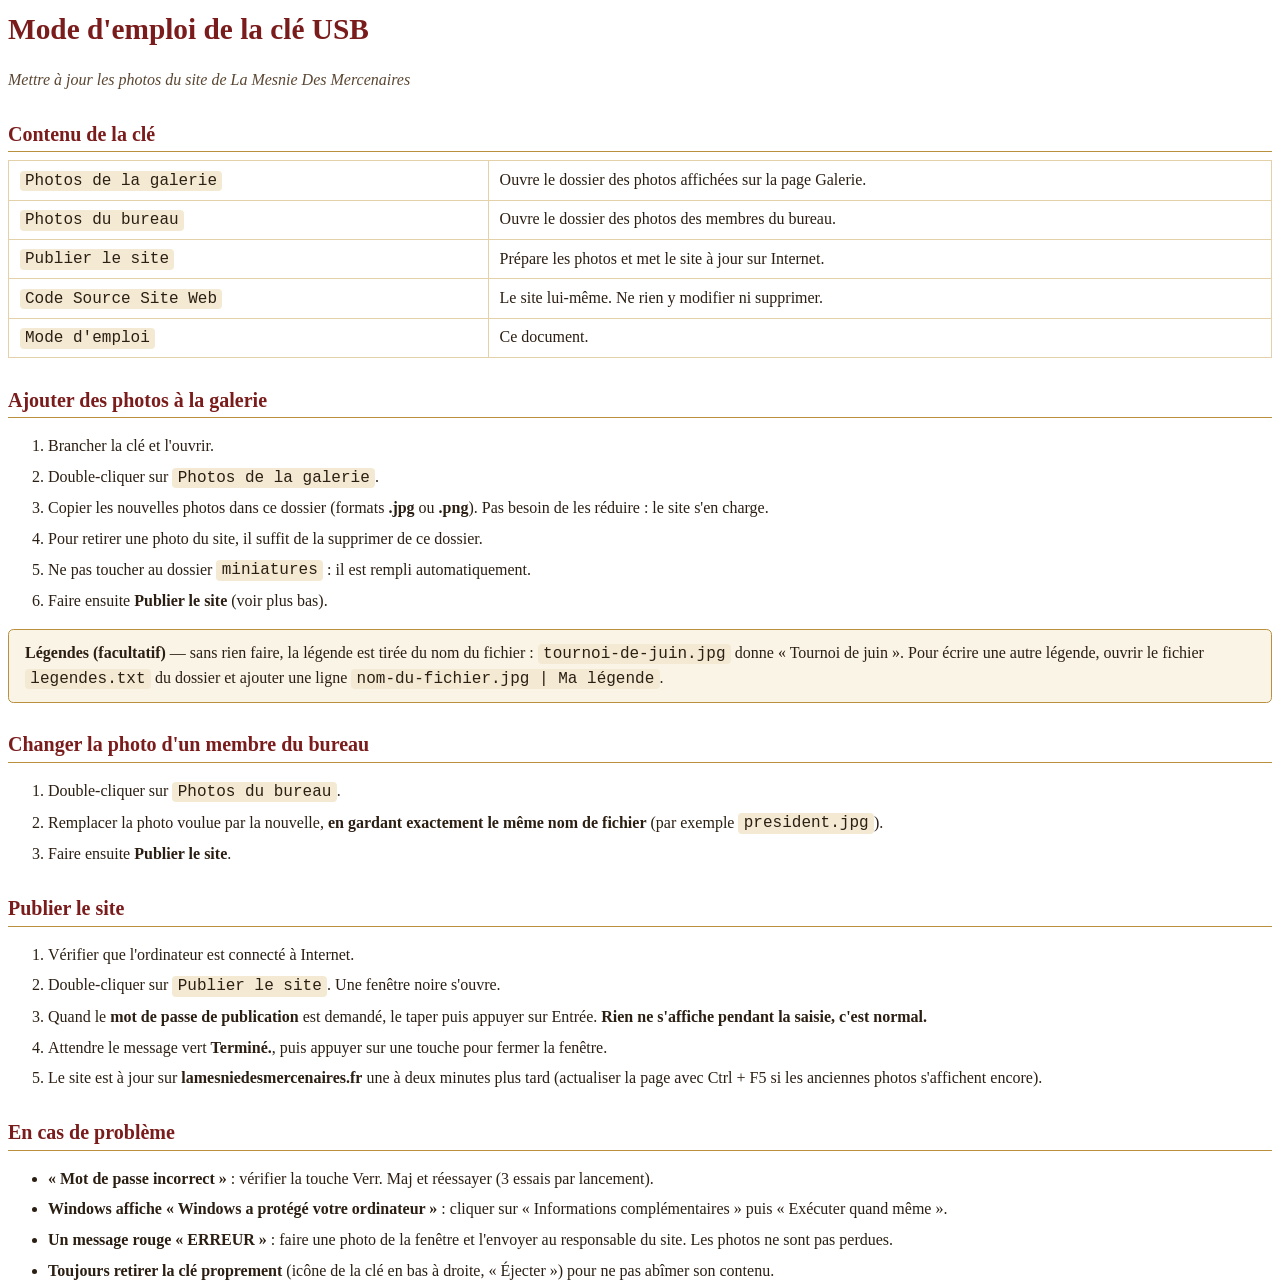
<file: scripts/cle/mode-emploi.html>
<!DOCTYPE html>
<html lang="fr">
<head>
<meta charset="utf-8">
<title>Mode d'emploi de la clé USB du site</title>
<style>
  @page { size: A4; margin: 18mm 20mm; }
  body { font-family: Georgia, "Times New Roman", serif; font-size: 12pt; line-height: 1.5; color: #2b1e12; }
  h1 { color: #7a1c1c; font-size: 22pt; margin: 0 0 4pt; }
  h2 { color: #7a1c1c; font-size: 15pt; margin: 20pt 0 6pt; border-bottom: 1px solid #b8903f; padding-bottom: 2pt; }
  .sous-titre { font-style: italic; color: #5a4632; margin-bottom: 14pt; }
  ol li, ul li { margin-bottom: 5pt; }
  .fichier { font-family: Consolas, monospace; background: #f4ead3; padding: 1pt 4pt; border-radius: 3pt; }
  .encadre { border: 1px solid #b8903f; background: #faf4e6; padding: 8pt 12pt; border-radius: 4pt; margin: 10pt 0; }
  table { border-collapse: collapse; width: 100%; }
  td { border: 1px solid #e3d1aa; padding: 5pt 8pt; vertical-align: top; }
  td:first-child { width: 38%; }
</style>
</head>
<body>

<h1>Mode d'emploi de la clé USB</h1>
<p class="sous-titre">Mettre à jour les photos du site de La Mesnie Des Mercenaires</p>

<h2>Contenu de la clé</h2>
<table>
  <tr><td><span class="fichier">Photos de la galerie</span></td><td>Ouvre le dossier des photos affichées sur la page Galerie.</td></tr>
  <tr><td><span class="fichier">Photos du bureau</span></td><td>Ouvre le dossier des photos des membres du bureau.</td></tr>
  <tr><td><span class="fichier">Publier le site</span></td><td>Prépare les photos et met le site à jour sur Internet.</td></tr>
  <tr><td><span class="fichier">Code Source Site Web</span></td><td>Le site lui-même. Ne rien y modifier ni supprimer.</td></tr>
  <tr><td><span class="fichier">Mode d'emploi</span></td><td>Ce document.</td></tr>
</table>

<h2>Ajouter des photos à la galerie</h2>
<ol>
  <li>Brancher la clé et l'ouvrir.</li>
  <li>Double-cliquer sur <span class="fichier">Photos de la galerie</span>.</li>
  <li>Copier les nouvelles photos dans ce dossier (formats <b>.jpg</b> ou <b>.png</b>). Pas besoin de les réduire : le site s'en charge.</li>
  <li>Pour retirer une photo du site, il suffit de la supprimer de ce dossier.</li>
  <li>Ne pas toucher au dossier <span class="fichier">miniatures</span> : il est rempli automatiquement.</li>
  <li>Faire ensuite <b>Publier le site</b> (voir plus bas).</li>
</ol>

<div class="encadre">
  <b>Légendes (facultatif)</b> — sans rien faire, la légende est tirée du nom du fichier :
  <span class="fichier">tournoi-de-juin.jpg</span> donne «&nbsp;Tournoi de juin&nbsp;».
  Pour écrire une autre légende, ouvrir le fichier <span class="fichier">legendes.txt</span> du dossier et ajouter une ligne
  <span class="fichier">nom-du-fichier.jpg | Ma légende</span>.
</div>

<h2>Changer la photo d'un membre du bureau</h2>
<ol>
  <li>Double-cliquer sur <span class="fichier">Photos du bureau</span>.</li>
  <li>Remplacer la photo voulue par la nouvelle, <b>en gardant exactement le même nom de fichier</b>
      (par exemple <span class="fichier">president.jpg</span>).</li>
  <li>Faire ensuite <b>Publier le site</b>.</li>
</ol>

<h2>Publier le site</h2>
<ol>
  <li>Vérifier que l'ordinateur est connecté à Internet.</li>
  <li>Double-cliquer sur <span class="fichier">Publier le site</span>. Une fenêtre noire s'ouvre.</li>
  <li>Quand le <b>mot de passe de publication</b> est demandé, le taper puis appuyer sur Entrée.
      <b>Rien ne s'affiche pendant la saisie, c'est normal.</b></li>
  <li>Attendre le message vert <b>Terminé.</b>, puis appuyer sur une touche pour fermer la fenêtre.</li>
  <li>Le site est à jour sur <b>lamesniedesmercenaires.fr</b> une à deux minutes plus tard
      (actualiser la page avec Ctrl + F5 si les anciennes photos s'affichent encore).</li>
</ol>

<h2>En cas de problème</h2>
<ul>
  <li><b>«&nbsp;Mot de passe incorrect&nbsp;»</b> : vérifier la touche Verr. Maj et réessayer (3 essais par lancement).</li>
  <li><b>Windows affiche «&nbsp;Windows a protégé votre ordinateur&nbsp;»</b> : cliquer sur «&nbsp;Informations complémentaires&nbsp;» puis «&nbsp;Exécuter quand même&nbsp;».</li>
  <li><b>Un message rouge «&nbsp;ERREUR&nbsp;»</b> : faire une photo de la fenêtre et l'envoyer au responsable du site. Les photos ne sont pas perdues.</li>
  <li><b>Toujours retirer la clé proprement</b> (icône de la clé en bas à droite, «&nbsp;Éjecter&nbsp;») pour ne pas abîmer son contenu.</li>
</ul>

</body>
</html>
</file>
<file: assets/css/style.css>
/* ==========================================================================
   La Mesnie Des Mercenaires - feuille de style principale
   Thème : parchemin, bois sombre, bordeaux et or.
   Les couleurs et polices se règlent dans le bloc :root ci-dessous.
   ========================================================================== */

:root {
  --parchemin: #f4ead3;
  --parchemin-clair: #faf4e6;
  --parchemin-fonce: #e3d1aa;
  --encre: #2b1e12;
  --encre-douce: #5a4632;
  --bordeaux: #7a1c1c;
  --bordeaux-fonce: #561212;
  --or: #b8903f;
  --or-clair: #d9b968;
  --bois: #33241a;
  --vert-succes: #3f5f25;
  --police-titres: "MedievalSharp", "Palatino Linotype", Georgia, serif;
  --police-texte: "EB Garamond", Garamond, Georgia, serif;
  --largeur-max: 1040px;
  --rayon: 6px;
  --ombre: 0 2px 8px rgba(43, 30, 18, 0.18);
  /* Agrandissement global du site (équivaut au zoom navigateur) */
  --zoom: 1;
}

/* Sur grand écran, tout le site est affiché à 150 %. Les unités vw/vh
   sont divisées par --zoom pour rester relatives à la vraie fenêtre. */
@media (min-width: 1140px) {
  :root {
    --zoom: 1.5;
  }

  html {
    zoom: var(--zoom);
  }
}

/* --- Base ---------------------------------------------------------------- */

*,
*::before,
*::after {
  box-sizing: border-box;
}

[hidden] {
  display: none !important;
}

body {
  margin: 0;
  min-height: calc(100vh / var(--zoom));
  display: flex;
  flex-direction: column;
  font-family: var(--police-texte);
  font-size: 1.15rem;
  line-height: 1.6;
  color: var(--encre);
  background-color: var(--parchemin);
  /* Taches légères pour un effet de vieux parchemin */
  background-image:
    radial-gradient(ellipse at top left, rgba(180, 140, 80, 0.18), transparent 60%),
    radial-gradient(ellipse at bottom right, rgba(120, 80, 40, 0.18), transparent 55%);
  background-attachment: fixed;
}

main {
  flex: 1;
}

img {
  max-width: 100%;
  height: auto;
}

a {
  color: var(--bordeaux);
}

a:hover {
  color: var(--bordeaux-fonce);
}

:focus-visible {
  outline: 3px solid var(--or);
  outline-offset: 2px;
}

h1,
h2,
h3 {
  font-family: var(--police-titres);
  font-weight: normal;
  color: var(--bordeaux);
  line-height: 1.2;
}

h1 {
  font-size: clamp(2rem, 5vw, 2.8rem);
  text-align: center;
  margin: 0.5rem 0 0.25rem;
}

h2 {
  font-size: 1.8rem;
  margin: 2.5rem 0 1rem;
}

h3 {
  font-size: 1.35rem;
  margin: 0 0 0.5rem;
}

.contenu {
  width: 100%;
  max-width: var(--largeur-max);
  margin: 0 auto;
  padding: 2rem 1rem 3rem;
}

/* Bloc de texte courant à largeur confortable pour la lecture */
.lecture {
  max-width: 760px;
  margin-left: auto;
  margin-right: auto;
}

.sous-titre {
  text-align: center;
  font-style: italic;
  color: var(--encre-douce);
  margin: 0 auto;
}

.centre {
  text-align: center;
}

.visuellement-cache {
  position: absolute;
  width: 1px;
  height: 1px;
  overflow: hidden;
  clip: rect(0 0 0 0);
  white-space: nowrap;
}

/* Lien "Aller au contenu" visible uniquement au clavier */
.lien-evitement {
  position: absolute;
  left: -9999px;
}

.lien-evitement:focus {
  left: 1rem;
  top: 1rem;
  z-index: 10;
  padding: 0.5rem 1rem;
  background: var(--parchemin-clair);
  color: var(--encre);
}

/* --- Ornements médiévaux ------------------------------------------------- */

/* Séparateur : filet doré avec un losange au centre */
.ornement {
  position: relative;
  max-width: 420px;
  height: 1px;
  margin: 2rem auto;
  border: 0;
  overflow: visible;
  background: linear-gradient(90deg, transparent, var(--or), transparent);
}

.ornement::after {
  content: "";
  position: absolute;
  left: 50%;
  top: 50%;
  width: 11px;
  height: 11px;
  background: var(--bordeaux);
  border: 2px solid var(--or);
  transform: translate(-50%, -50%) rotate(45deg);
}

/* Lettrine : grande initiale en début de paragraphe */
.lettrine::first-letter {
  float: left;
  font-family: var(--police-titres);
  font-size: 3.6em;
  line-height: 0.8;
  padding: 0.1em 0.12em 0 0;
  color: var(--bordeaux);
}

/* Liste à puces en losange */
.liste-ornee {
  list-style: none;
  padding-left: 0;
}

.liste-ornee li {
  position: relative;
  padding-left: 1.5rem;
  margin-bottom: 0.6rem;
}

.liste-ornee li::before {
  content: "";
  position: absolute;
  left: 0.2rem;
  top: 0.6em;
  width: 7px;
  height: 7px;
  background: var(--bordeaux);
  transform: rotate(45deg);
}

/* --- En-tête et menu ----------------------------------------------------- */

/* Réserve la place de l'en-tête avant son insertion par commun.js */
#entete:empty {
  min-height: 72px;
  background: var(--bois);
}

.entete {
  background: linear-gradient(180deg, #3d2b1f, #2a1d14);
  border-bottom: 4px double var(--or);
  color: var(--parchemin);
}

.entete-interieur {
  max-width: var(--largeur-max);
  margin: 0 auto;
  padding: 0.6rem 1rem;
  display: flex;
  flex-wrap: wrap;
  align-items: center;
  justify-content: space-between;
  gap: 0.5rem 1rem;
}

.marque {
  display: flex;
  align-items: center;
  gap: 0.7rem;
  font-family: var(--police-titres);
  font-size: 1.4rem;
  color: var(--or-clair);
  text-decoration: none;
}

.marque:hover {
  color: var(--parchemin-clair);
}

.marque img {
  width: 60px;
  height: auto;
  border-radius: 50%;
}

.menu-principal ul {
  display: flex;
  flex-wrap: wrap;
  gap: 0.25rem;
  list-style: none;
  margin: 0;
  padding: 0;
}

.menu-principal a {
  display: block;
  padding: 0.4rem 0.8rem;
  font-family: var(--police-titres);
  font-size: 1.05rem;
  color: var(--parchemin);
  text-decoration: none;
  border-radius: var(--rayon);
}

.menu-principal a:hover {
  color: var(--or-clair);
  background: rgba(255, 255, 255, 0.06);
}

.menu-principal a[aria-current="page"] {
  color: var(--or-clair);
  box-shadow: inset 0 -2px 0 var(--or);
}

.menu-bouton {
  display: none;
  padding: 0.35rem 0.8rem;
  font-family: var(--police-titres);
  font-size: 1.05rem;
  color: var(--or-clair);
  background: transparent;
  border: 1px solid var(--or);
  border-radius: var(--rayon);
  cursor: pointer;
}

/* Sur petit écran, le menu se replie derrière un bouton */
@media (max-width: 760px) {
  .menu-bouton {
    display: inline-block;
  }

  .menu-principal {
    display: none;
    width: 100%;
  }

  .menu-principal.ouvert {
    display: block;
  }

  .menu-principal ul {
    flex-direction: column;
    padding-bottom: 0.5rem;
  }
}

/* --- Pied de page -------------------------------------------------------- */

.pied {
  padding: 1.5rem 1rem;
  text-align: center;
  font-size: 1rem;
  color: var(--parchemin-fonce);
  background: var(--bois);
  border-top: 4px double var(--or);
}

.pied p {
  margin: 0;
}

.pied a {
  color: var(--or-clair);
}

.reseaux {
  display: flex;
  flex-wrap: wrap;
  justify-content: center;
  gap: 0.8rem;
  list-style: none;
  margin: 0 0 0.8rem;
  padding: 0;
}

.reseaux a {
  display: inline-block;
  padding: 0.3rem 0.9rem;
  font-family: var(--police-titres);
  text-decoration: none;
  border: 1px solid var(--or);
  border-radius: var(--rayon);
}

.reseaux a:hover {
  background: rgba(184, 144, 63, 0.15);
}

/* --- Boutons ------------------------------------------------------------- */

.bouton {
  display: inline-block;
  padding: 0.6rem 1.3rem;
  font-family: var(--police-titres);
  font-size: 1.1rem;
  color: var(--parchemin-clair);
  background: var(--bordeaux);
  border: 2px solid var(--or);
  border-radius: var(--rayon);
  text-decoration: none;
  cursor: pointer;
  transition: background-color 0.2s;
}

.bouton:hover {
  color: var(--parchemin-clair);
  background: var(--bordeaux-fonce);
}

.bouton:disabled {
  opacity: 0.6;
  cursor: wait;
}

.bouton-secondaire {
  color: var(--bordeaux);
  background: transparent;
}

.bouton-secondaire:hover {
  color: var(--bordeaux-fonce);
  background: var(--parchemin-fonce);
}

.lien-suite {
  font-family: var(--police-titres);
  text-decoration: none;
}

.lien-suite:hover {
  text-decoration: underline;
}

/* --- Accueil ------------------------------------------------------------- */

.banniere {
  padding: 1.5rem 0 0.5rem;
  text-align: center;
}

.banniere-logo {
  width: 240px;
  height: auto;
  border-radius: 50%;
  filter: drop-shadow(0 3px 4px rgba(43, 30, 18, 0.35));
}

.actions {
  display: flex;
  flex-wrap: wrap;
  justify-content: center;
  gap: 1rem;
  margin-top: 1.5rem;
}

/* --- Cartes et grilles --------------------------------------------------- */

.grille {
  display: grid;
  grid-template-columns: repeat(auto-fit, minmax(240px, 1fr));
  gap: 1.5rem;
}

.carte {
  position: relative;
  padding: 1.4rem;
  background: var(--parchemin-clair);
  border: 1px solid var(--or);
  border-radius: var(--rayon);
  box-shadow: var(--ombre);
}

/* Second filet intérieur, façon enluminure */
.carte::before {
  content: "";
  position: absolute;
  inset: 5px;
  border: 1px solid rgba(184, 144, 63, 0.45);
  border-radius: 3px;
  pointer-events: none;
}

.carte > :last-child {
  margin-bottom: 0;
}

.details {
  font-size: 1rem;
  color: var(--encre-douce);
}

/* --- Membres du bureau --------------------------------------------------- */

.bureau {
  grid-template-columns: repeat(auto-fit, minmax(200px, 1fr));
}

.membre {
  text-align: center;
}

.membre img {
  width: 140px;
  height: 140px;
  object-fit: cover;
  border-radius: 50%;
  border: 4px solid var(--or);
  background: var(--parchemin-fonce);
  box-shadow: var(--ombre);
}

.membre-nom {
  margin: 0.8rem 0 0.1rem;
  color: var(--encre);
}

.membre-role {
  margin: 0;
  font-style: italic;
  color: var(--bordeaux);
}

.membre-description {
  font-size: 1rem;
  color: var(--encre-douce);
}

/* --- Galerie ------------------------------------------------------------- */

/* Galerie : vignettes de même hauteur, largeur selon le format de la photo
   (aucun recadrage), centrées et réparties sur plusieurs lignes */
.galerie {
  display: flex;
  flex-wrap: wrap;
  justify-content: center;
  align-items: flex-start;
  gap: 1.2rem;
  list-style: none;
  margin: 0;
  padding: 0;
}

.galerie li {
  max-width: 100%;
}

/* La légende prend la largeur de la photo au lieu de l'élargir */
.galerie figure {
  display: table;
  margin: 0 auto;
}

.vignette {
  display: block;
  max-width: 100%;
  padding: 0;
  overflow: hidden;
  background: var(--parchemin-fonce);
  border: 3px solid var(--parchemin-clair);
  outline: 1px solid var(--or);
  border-radius: 3px;
  box-shadow: var(--ombre);
  cursor: zoom-in;
}

.vignette img {
  display: block;
  height: 220px;
  width: auto;
  max-width: 100%;
  object-fit: contain;
  transition: transform 0.3s;
}

@media (max-width: 760px) {
  .vignette img {
    height: 160px;
  }
}

.vignette:hover img {
  transform: scale(1.04);
}

.galerie figcaption {
  display: table-caption;
  caption-side: bottom;
  margin-top: 0.35rem;
  font-size: 0.95rem;
  text-align: center;
  color: var(--encre-douce);
}

.galerie-vide {
  text-align: center;
  font-style: italic;
}

/* Visionneuse plein écran (élément <dialog>) */
.visionneuse {
  max-width: min(94vw / var(--zoom), 1200px);
  max-height: calc(94vh / var(--zoom));
  padding: 0;
  overflow: hidden;
  color: var(--parchemin);
  background: var(--bois);
  border: 3px solid var(--or);
  border-radius: var(--rayon);
}

.visionneuse::backdrop {
  background: rgba(20, 12, 6, 0.85);
}

.visionneuse figure {
  display: flex;
  flex-direction: column;
  align-items: center;
  margin: 0;
}

.visionneuse img {
  display: block;
  max-width: 100%;
  max-height: calc(94vh / var(--zoom) - 4.5rem);
  object-fit: contain;
}

.visionneuse figcaption {
  padding: 0.6rem 3.5rem;
  font-style: italic;
  text-align: center;
}

.visionneuse-bouton {
  position: absolute;
  width: 2.6rem;
  height: 2.6rem;
  font-family: Arial, sans-serif;
  font-size: 1.4rem;
  line-height: 1;
  color: var(--or-clair);
  background: rgba(51, 36, 26, 0.85);
  border: 1px solid var(--or);
  border-radius: 50%;
  cursor: pointer;
}

.visionneuse-bouton:hover {
  background: var(--bordeaux);
}

.visionneuse-fermer {
  top: 0.5rem;
  right: 0.5rem;
}

.visionneuse-precedent,
.visionneuse-suivant {
  top: 50%;
  transform: translateY(-50%);
}

.visionneuse-precedent {
  left: 0.5rem;
}

.visionneuse-suivant {
  right: 0.5rem;
}

/* --- Formulaire de contact ---------------------------------------------- */

.formulaire {
  display: grid;
  gap: 1.1rem;
  max-width: 680px;
  margin: 0 auto;
}

.champ label {
  display: block;
  margin-bottom: 0.3rem;
  font-family: var(--police-titres);
}

.champ input,
.champ select,
.champ textarea {
  width: 100%;
  padding: 0.6rem 0.7rem;
  font: inherit;
  color: var(--encre);
  background: #fffaf0;
  border: 1px solid var(--encre-douce);
  border-radius: 4px;
}

.champ textarea {
  min-height: 10rem;
  resize: vertical;
}

.obligatoire {
  color: var(--bordeaux);
}

/* Champ anti-robot : invisible pour les humains */
.champ-piege {
  display: none;
}

.mention {
  margin: 0;
  font-size: 0.95rem;
  color: var(--encre-douce);
}

.message-etat:empty {
  display: none;
}

.message-etat {
  margin: 0;
  padding: 0.8rem 1rem;
  border-radius: 4px;
}

.message-etat.succes {
  color: var(--vert-succes);
  background: #e7eedb;
  border: 1px solid var(--vert-succes);
}

.message-etat.erreur {
  color: var(--bordeaux-fonce);
  background: #f3dcd6;
  border: 1px solid var(--bordeaux);
}
</file>
